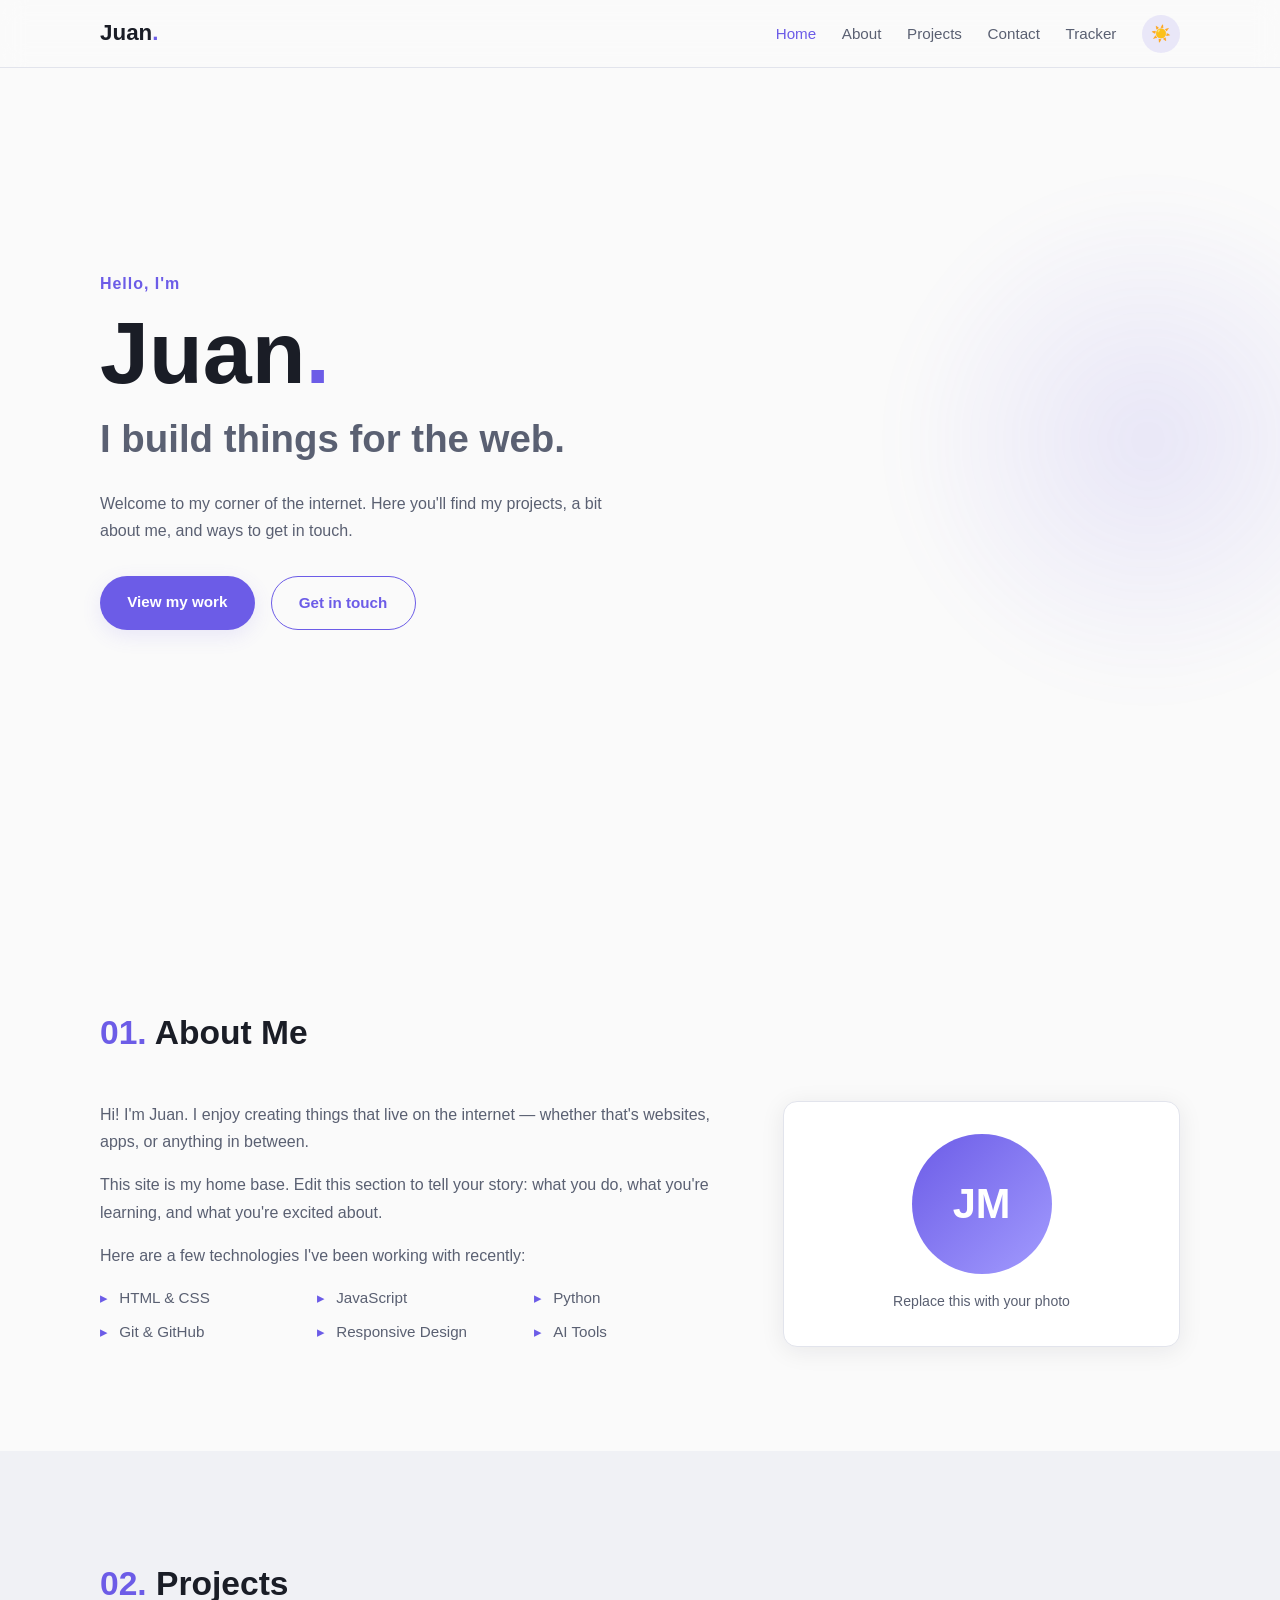
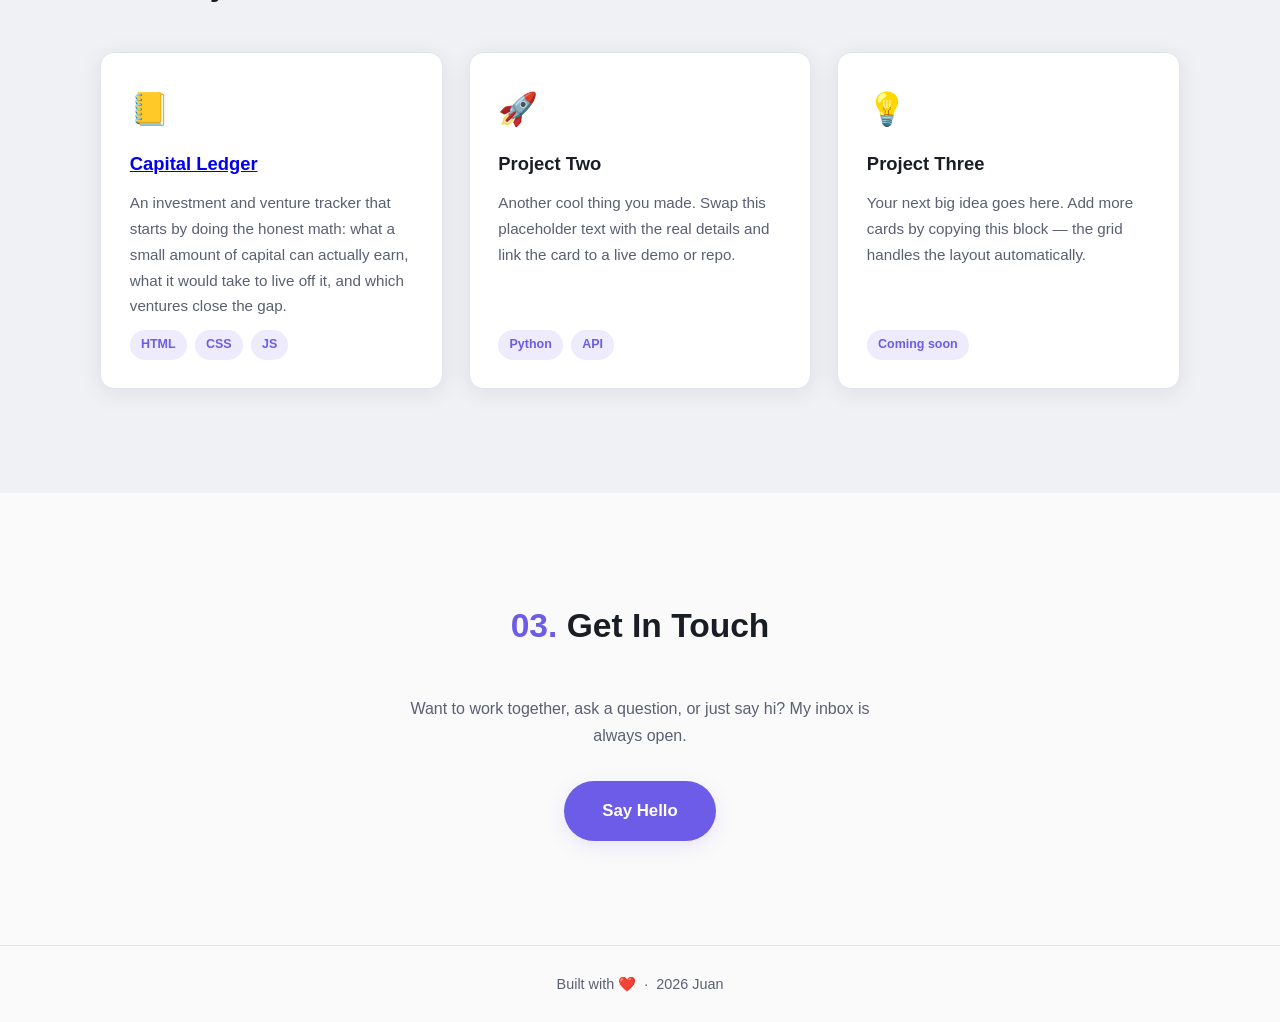
<file: index.html>
<!DOCTYPE html>
<html lang="en">
<head>
  <meta charset="UTF-8">
  <meta name="viewport" content="width=device-width, initial-scale=1.0">
  <meta name="description" content="Personal website — projects, about, and contact.">
  <title>Juan — Personal Site</title>
  <link rel="preconnect" href="https://fonts.googleapis.com">
  <link rel="stylesheet" href="css/style.css">
  <link rel="icon" href="data:image/svg+xml,<svg xmlns='http://www.w3.org/2000/svg' viewBox='0 0 100 100'><text y='.9em' font-size='90'>🌐</text></svg>">
</head>
<body>
  <header class="site-header">
    <nav class="nav container">
      <a href="#home" class="nav-logo">Juan<span class="accent">.</span></a>
      <button class="nav-toggle" aria-label="Toggle navigation" aria-expanded="false">
        <span></span><span></span><span></span>
      </button>
      <ul class="nav-menu">
        <li><a href="#home" class="nav-link active">Home</a></li>
        <li><a href="#about" class="nav-link">About</a></li>
        <li><a href="#projects" class="nav-link">Projects</a></li>
        <li><a href="#contact" class="nav-link">Contact</a></li>
        <li><a href="tracker.html" class="nav-link">Tracker</a></li>
        <li>
          <button class="theme-toggle" aria-label="Toggle dark mode">
            <span class="theme-icon-light">☀️</span>
            <span class="theme-icon-dark">🌙</span>
          </button>
        </li>
      </ul>
    </nav>
  </header>

  <main>
    <section id="home" class="hero">
      <div class="container hero-inner">
        <p class="hero-kicker">Hello, I'm</p>
        <h1 class="hero-title">Juan<span class="accent">.</span></h1>
        <p class="hero-subtitle">I build things for the web.</p>
        <p class="hero-text">
          Welcome to my corner of the internet. Here you'll find my projects,
          a bit about me, and ways to get in touch.
        </p>
        <div class="hero-actions">
          <a href="#projects" class="btn btn-primary">View my work</a>
          <a href="#contact" class="btn btn-outline">Get in touch</a>
        </div>
      </div>
      <div class="hero-glow" aria-hidden="true"></div>
    </section>

    <section id="about" class="section">
      <div class="container">
        <h2 class="section-title"><span class="accent">01.</span> About Me</h2>
        <div class="about-grid">
          <div class="about-text">
            <p>
              Hi! I'm Juan. I enjoy creating things that live on the internet —
              whether that's websites, apps, or anything in between.
            </p>
            <p>
              This site is my home base. Edit this section to tell your story:
              what you do, what you're learning, and what you're excited about.
            </p>
            <p>Here are a few technologies I've been working with recently:</p>
            <ul class="skills-list">
              <li>HTML &amp; CSS</li>
              <li>JavaScript</li>
              <li>Python</li>
              <li>Git &amp; GitHub</li>
              <li>Responsive Design</li>
              <li>AI Tools</li>
            </ul>
          </div>
          <div class="about-card">
            <div class="about-avatar" aria-hidden="true">JM</div>
            <p class="about-card-caption">Replace this with your photo</p>
          </div>
        </div>
      </div>
    </section>

    <section id="projects" class="section section-alt">
      <div class="container">
        <h2 class="section-title"><span class="accent">02.</span> Projects</h2>
        <div class="projects-grid">
          <article class="project-card">
            <div class="project-icon">📒</div>
            <h3><a href="tracker.html">Capital Ledger</a></h3>
            <p>
              An investment and venture tracker that starts by doing the honest
              math: what a small amount of capital can actually earn, what it
              would take to live off it, and which ventures close the gap.
            </p>
            <div class="project-tags">
              <span>HTML</span><span>CSS</span><span>JS</span>
            </div>
          </article>
          <article class="project-card">
            <div class="project-icon">🚀</div>
            <h3>Project Two</h3>
            <p>
              Another cool thing you made. Swap this placeholder text with the
              real details and link the card to a live demo or repo.
            </p>
            <div class="project-tags">
              <span>Python</span><span>API</span>
            </div>
          </article>
          <article class="project-card">
            <div class="project-icon">💡</div>
            <h3>Project Three</h3>
            <p>
              Your next big idea goes here. Add more cards by copying this
              block — the grid handles the layout automatically.
            </p>
            <div class="project-tags">
              <span>Coming soon</span>
            </div>
          </article>
        </div>
      </div>
    </section>

    <section id="contact" class="section">
      <div class="container contact-inner">
        <h2 class="section-title centered"><span class="accent">03.</span> Get In Touch</h2>
        <p class="contact-text">
          Want to work together, ask a question, or just say hi?
          My inbox is always open.
        </p>
        <a href="mailto:juanmen1423@gmail.com" class="btn btn-primary btn-lg">Say Hello</a>
      </div>
    </section>
  </main>

  <footer class="site-footer">
    <div class="container">
      <p>Built with ❤️ &nbsp;·&nbsp; <span id="year"></span> Juan</p>
    </div>
  </footer>

  <script src="js/main.js"></script>
</body>
</html>
</file>
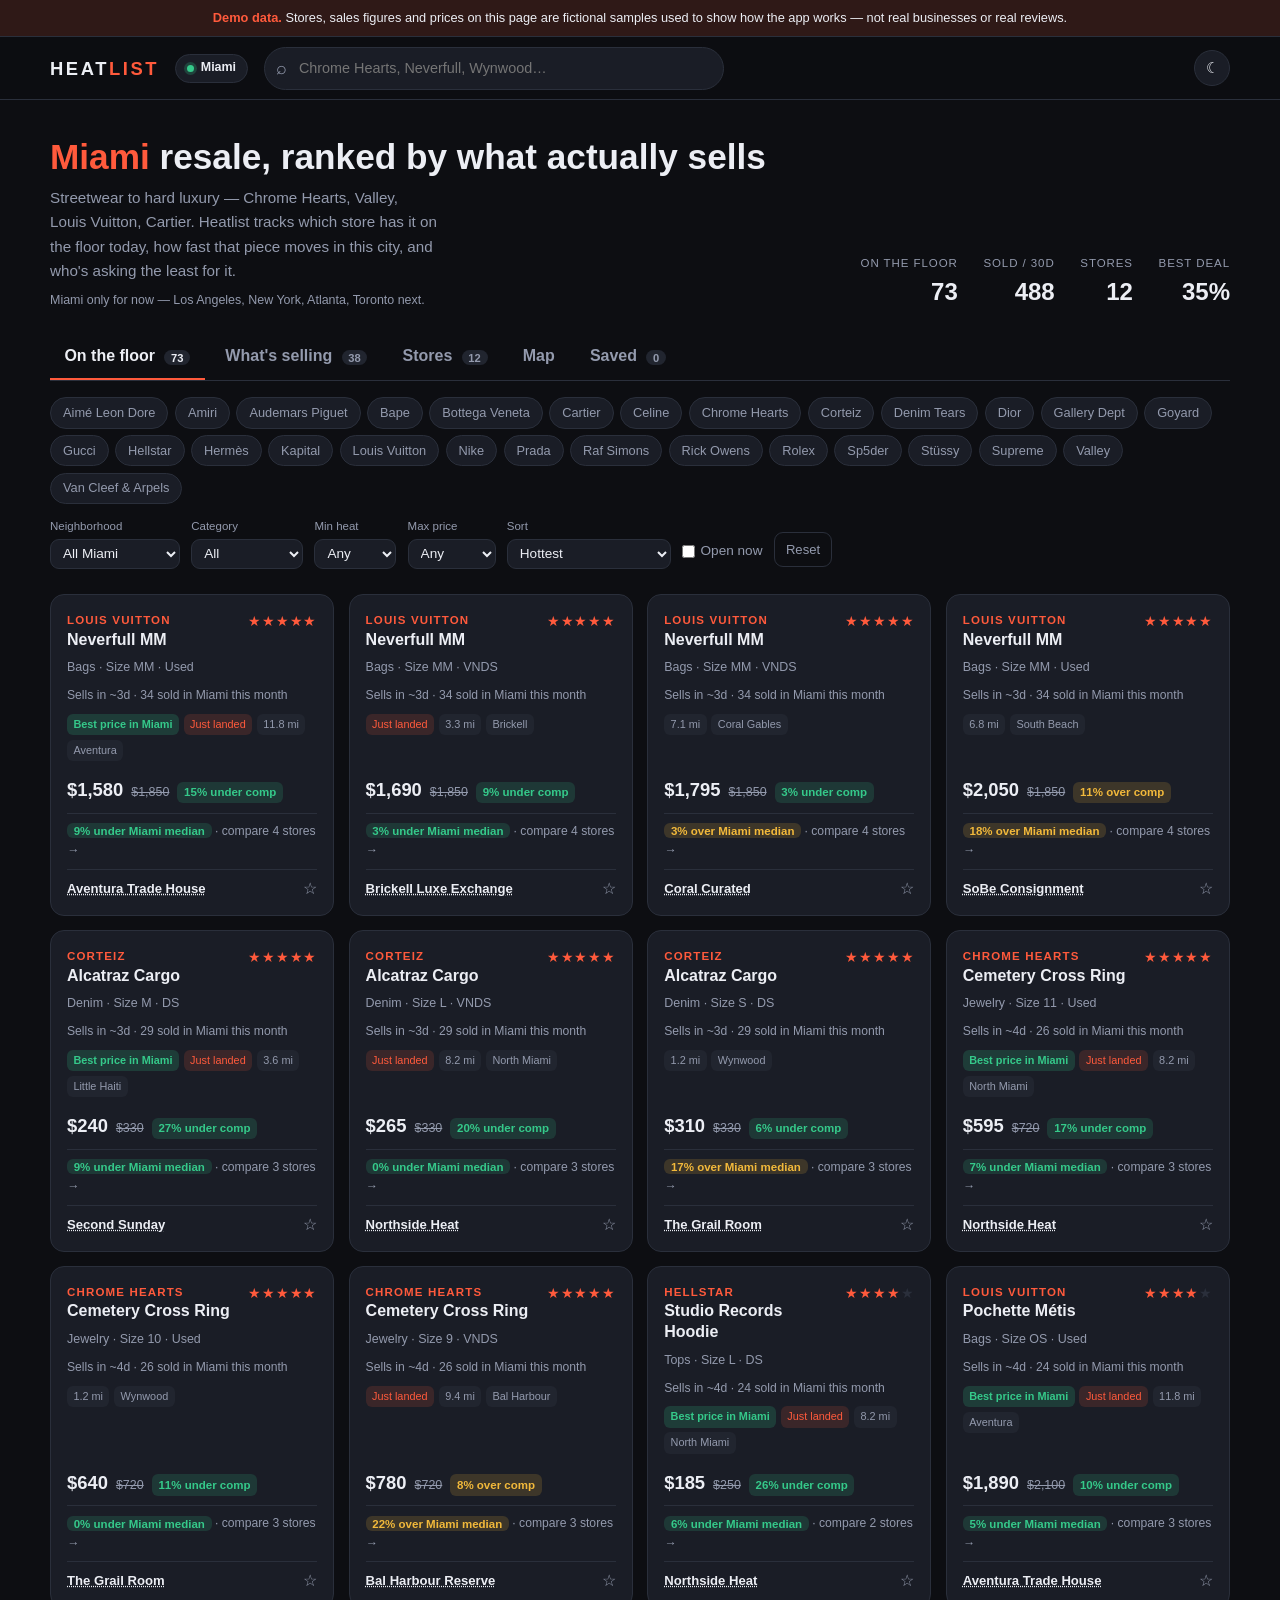
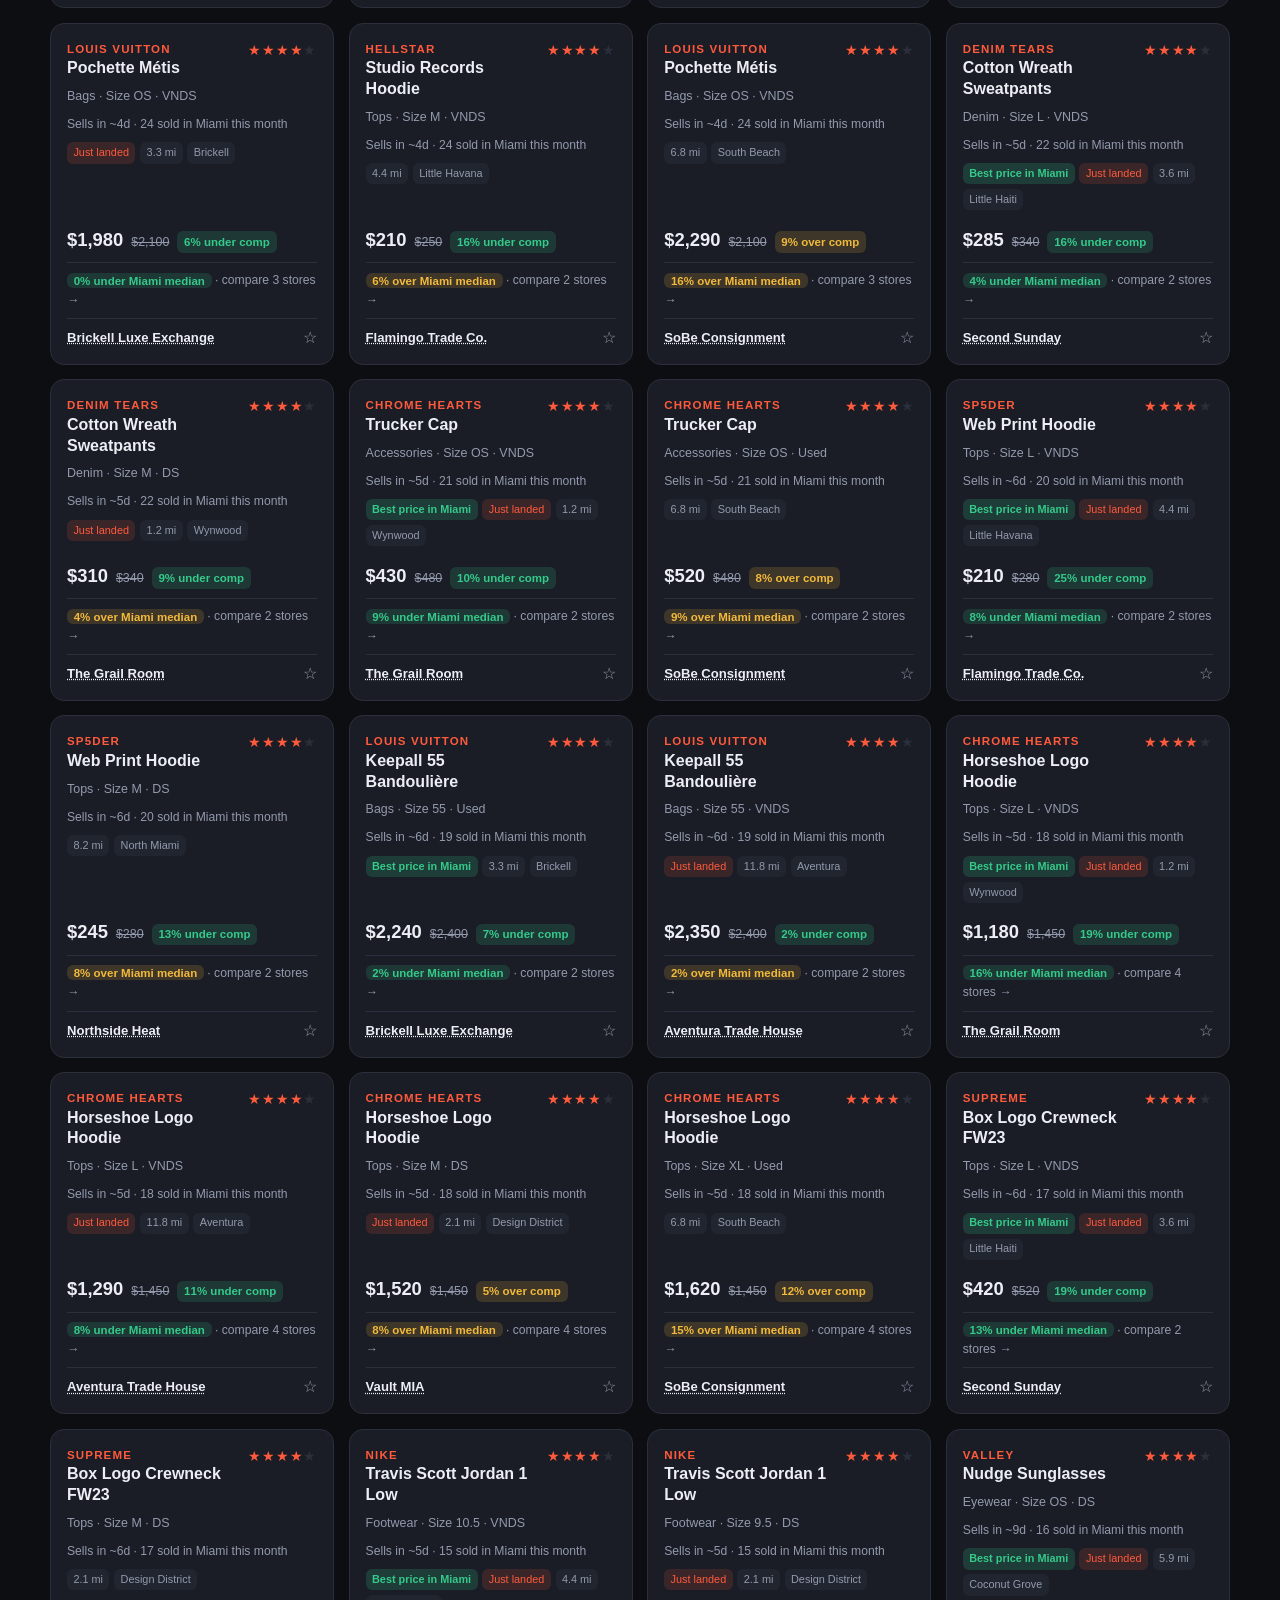
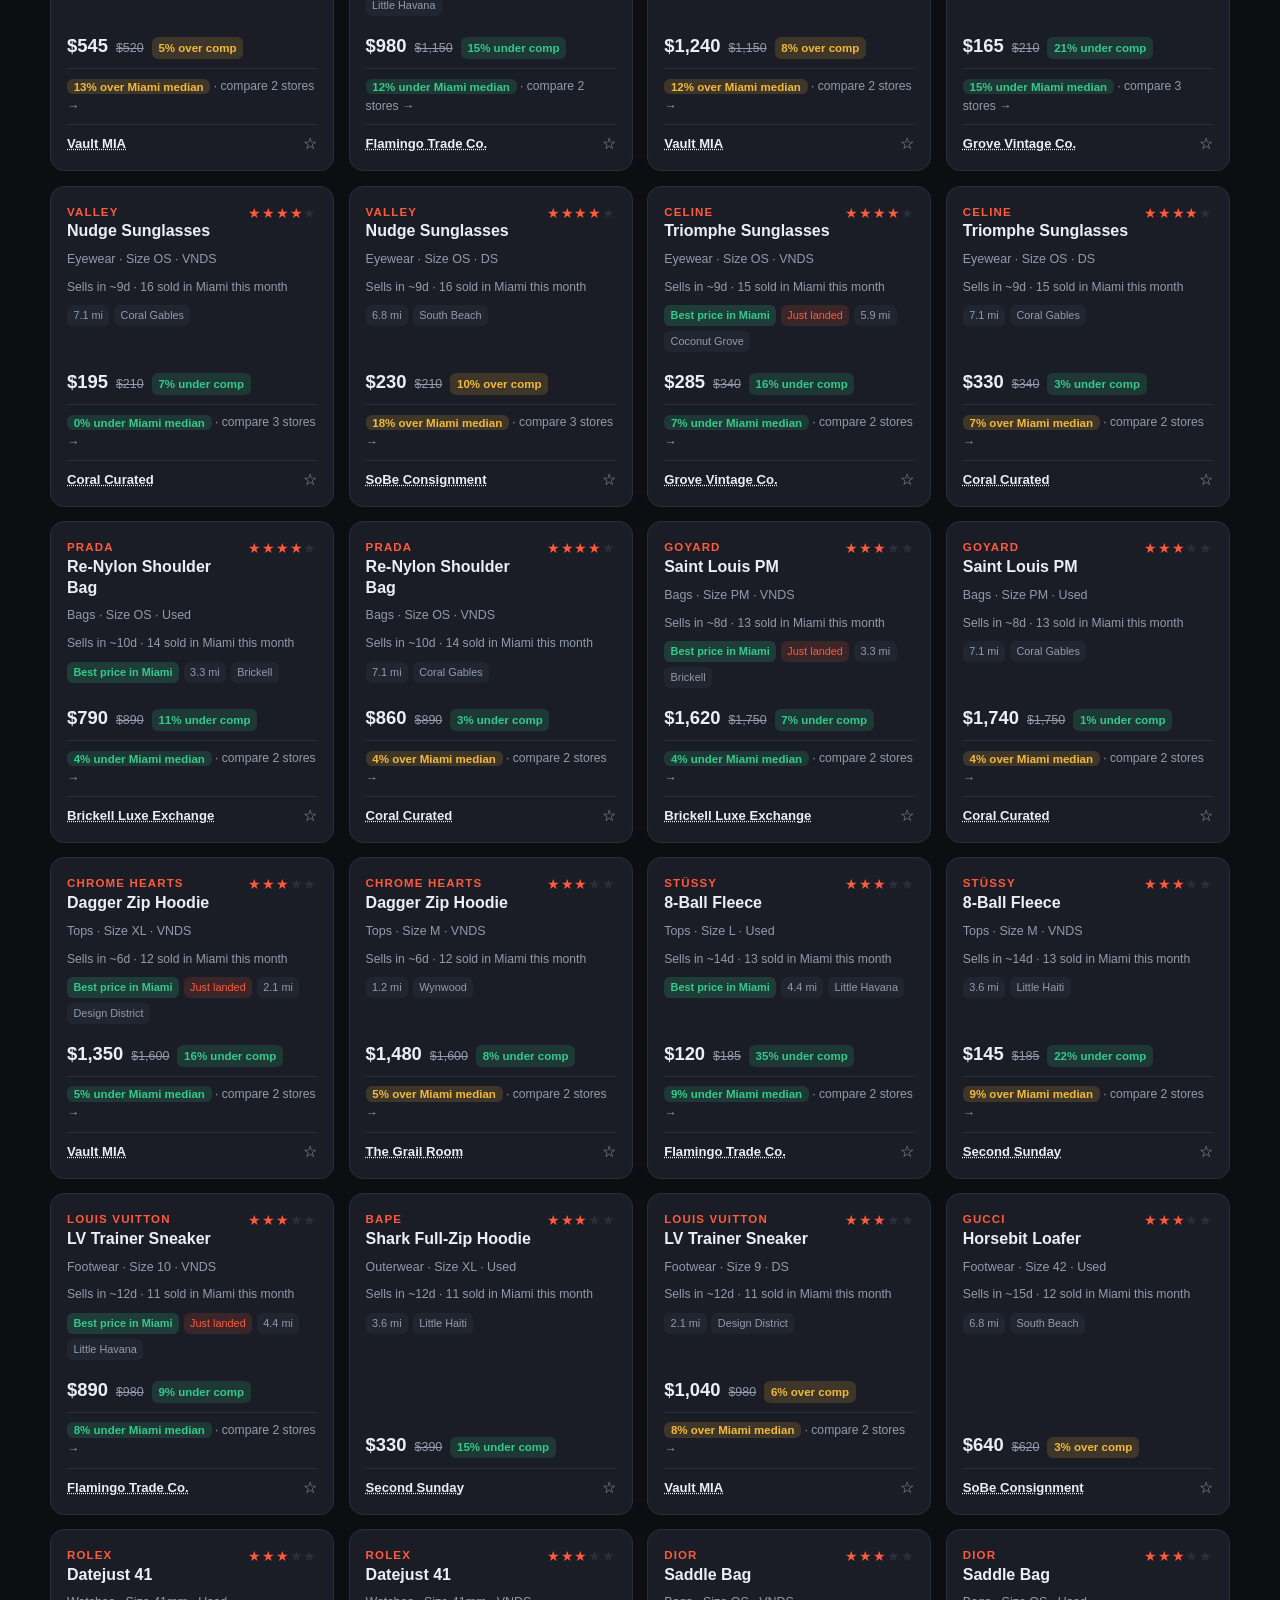
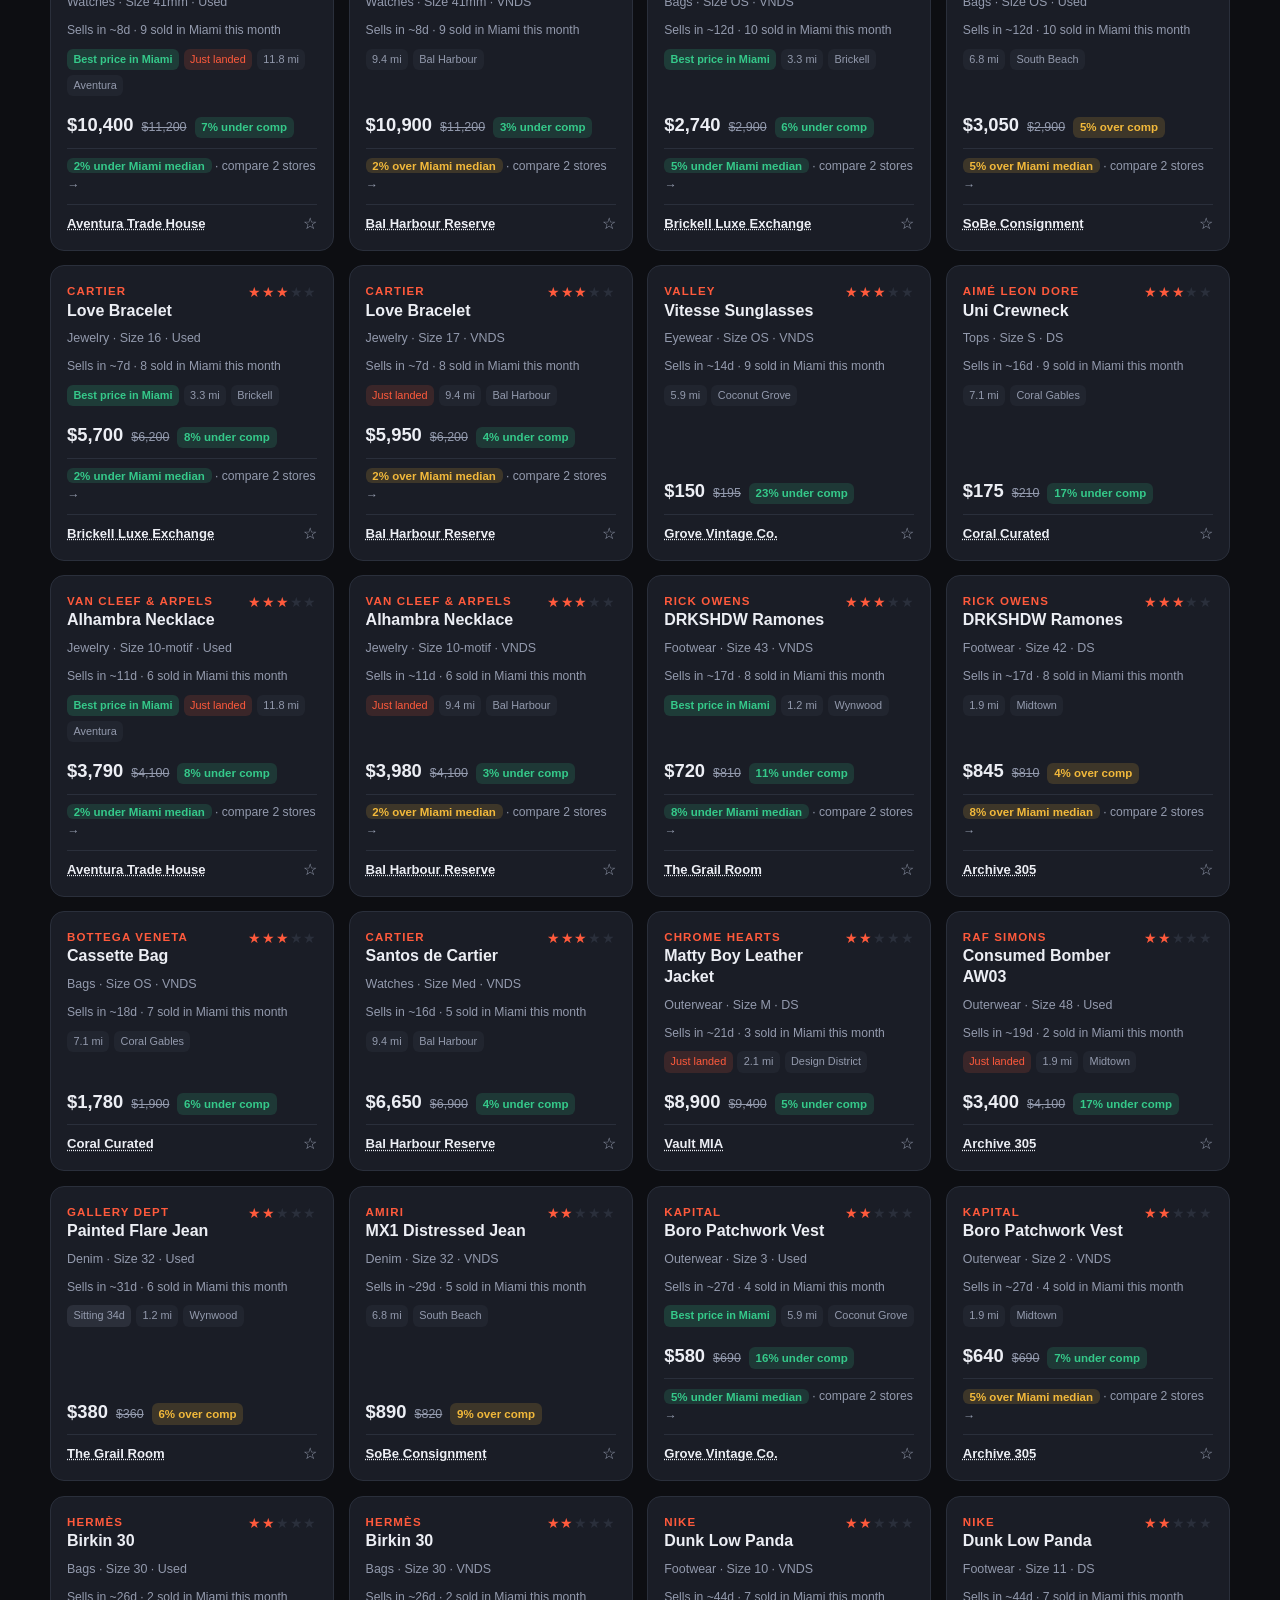
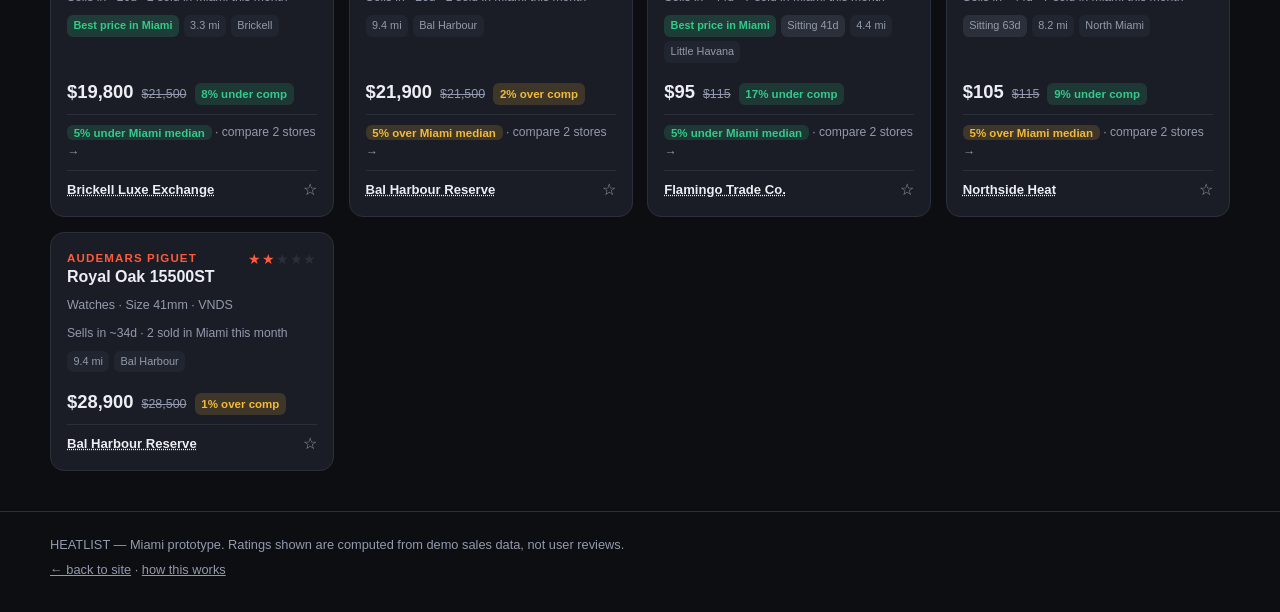
<file: heatlist/index.html>
<!DOCTYPE html>
<html lang="en">
<head>
  <meta charset="UTF-8">
  <meta name="viewport" content="width=device-width, initial-scale=1.0">
  <meta name="description" content="Miami resale, ranked. Which store has the heat, who sells it fastest, and who's asking the least — Chrome Hearts to Louis Vuitton.">
  <title>HEATLIST Miami — resale stores, ranked by what sells</title>
  <link rel="stylesheet" href="css/heatlist.css">
  <link rel="icon" href="data:image/svg+xml,<svg xmlns='http://www.w3.org/2000/svg' viewBox='0 0 100 100'><text y='.9em' font-size='90'>🔥</text></svg>">
</head>
<body>

<div class="demo-banner" role="note">
  <strong>Demo data.</strong> Stores, sales figures and prices on this page are
  fictional samples used to show how the app works — not real businesses or
  real reviews.
</div>

<header class="app-header">
  <div class="wrap header-inner">
    <a class="logo" href="#">HEAT<span>LIST</span></a>
    <span class="city-chip" title="Launch market">
      <span class="pip" aria-hidden="true"></span><span id="city-name">Miami</span>
    </span>
    <div class="search-box">
      <span class="search-icon" aria-hidden="true">⌕</span>
      <input id="search" type="search" placeholder="Chrome Hearts, Neverfull, Wynwood…" autocomplete="off" aria-label="Search">
    </div>
    <button class="icon-btn" id="theme-toggle" aria-label="Toggle dark mode">
      <span class="ico-light">☀</span><span class="ico-dark">☾</span>
    </button>
  </div>
</header>

<main class="wrap">

  <section class="hero-strip">
    <div>
      <h1><span class="city">Miami</span> resale, ranked by what actually sells</h1>
      <p class="sub">
        Streetwear to hard luxury — Chrome Hearts, Valley, Louis Vuitton,
        Cartier. Heatlist tracks which store has it on the floor today, how fast
        that piece moves in this city, and who's asking the least for it.
      </p>
      <p class="city-note" id="city-note"></p>
    </div>
    <dl class="stats" id="stats"></dl>
  </section>

  <nav class="tabs" role="tablist">
    <button class="tab active" role="tab" aria-selected="true" data-view="items">On the floor <span class="count" id="count-items"></span></button>
    <button class="tab" role="tab" aria-selected="false" data-view="compare">What's selling <span class="count" id="count-compare"></span></button>
    <button class="tab" role="tab" aria-selected="false" data-view="stores">Stores <span class="count" id="count-stores"></span></button>
    <button class="tab" role="tab" aria-selected="false" data-view="map">Map</button>
    <button class="tab" role="tab" aria-selected="false" data-view="saved">Saved <span class="count" id="count-saved"></span></button>
  </nav>

  <section class="filters" id="filters">
    <div class="chip-row" id="brand-chips" aria-label="Filter by brand"></div>
    <div class="control-row">
      <label class="ctl">
        <span>Neighborhood</span>
        <select id="f-hood"></select>
      </label>
      <label class="ctl">
        <span>Category</span>
        <select id="f-cat"></select>
      </label>
      <label class="ctl">
        <span>Min heat</span>
        <select id="f-heat">
          <option value="0">Any</option>
          <option value="3">3★ +</option>
          <option value="4">4★ +</option>
          <option value="4.5">4.5★ +</option>
        </select>
      </label>
      <label class="ctl">
        <span>Max price</span>
        <select id="f-price">
          <option value="0">Any</option>
          <option value="250">$250</option><option value="500">$500</option>
          <option value="1000">$1,000</option><option value="2500">$2,500</option>
          <option value="10000">$10,000</option>
        </select>
      </label>
      <label class="ctl">
        <span>Sort</span>
        <select id="f-sort">
          <option value="heat">Hottest</option>
          <option value="under">Under Miami median</option>
          <option value="deal">Best vs. comp</option>
          <option value="fresh">Just landed</option>
          <option value="near">Closest</option>
          <option value="cheap">Price: low to high</option>
        </select>
      </label>
      <label class="ctl toggle">
        <input type="checkbox" id="f-open"> <span>Open now</span>
      </label>
      <button class="btn-ghost" id="reset">Reset</button>
    </div>
  </section>

  <div id="view-items" class="view"><div class="grid" id="items-grid"></div></div>

  <div id="view-compare" class="view" hidden>
    <p class="view-intro">
      Ranked by units sold across tracked Miami stores in the last 30 days and
      how fast each piece clears a floor. Tap a row to see every store carrying
      it, cheapest first.
    </p>
    <div class="rank-list" id="compare-list"></div>
  </div>

  <div id="view-stores" class="view" hidden><div class="grid stores" id="stores-grid"></div></div>

  <div id="view-map" class="view" hidden>
    <div class="map-shell">
      <div class="map" id="map">
        <svg class="map-bg" viewBox="0 0 100 100" preserveAspectRatio="none" aria-hidden="true">
          <defs>
            <pattern id="g" width="10" height="10" patternUnits="userSpaceOnUse">
              <path d="M10 0H0V10" fill="none" stroke="currentColor" stroke-width="0.3"/>
            </pattern>
          </defs>
          <rect width="100" height="100" fill="url(#g)"/>
          <!-- Biscayne Bay, then the barrier island, then the Atlantic -->
          <path class="water" d="M62 0 C66 22, 60 40, 64 58 C68 76, 62 88, 65 100 L78 100 C75 86, 80 70, 77 56 C73 38, 79 20, 75 0 Z"/>
          <path class="water" d="M92 0 C90 30, 94 62, 91 100 L100 100 L100 0 Z"/>
          <path class="road" d="M0 46 H62 M40 0 V100 M78 8 V96"/>
        </svg>
        <div id="pins"></div>
      </div>
      <aside class="map-side" id="map-side"></aside>
    </div>
  </div>

  <div id="view-saved" class="view" hidden><div class="grid" id="saved-grid"></div></div>

  <p class="empty" id="empty" hidden>Nothing matches those filters. Loosen one up.</p>
</main>

<footer class="app-footer">
  <div class="wrap">
    <p>HEATLIST — Miami prototype. Ratings shown are computed from demo sales data, not user reviews.</p>
    <p><a href="../index.html">← back to site</a> · <a href="README.md">how this works</a></p>
  </div>
</footer>

<div class="sheet-backdrop" id="backdrop" hidden></div>
<aside class="sheet" id="sheet" hidden aria-label="Details"></aside>

<script src="js/data.js"></script>
<script src="js/app.js"></script>
</body>
</html>
</file>
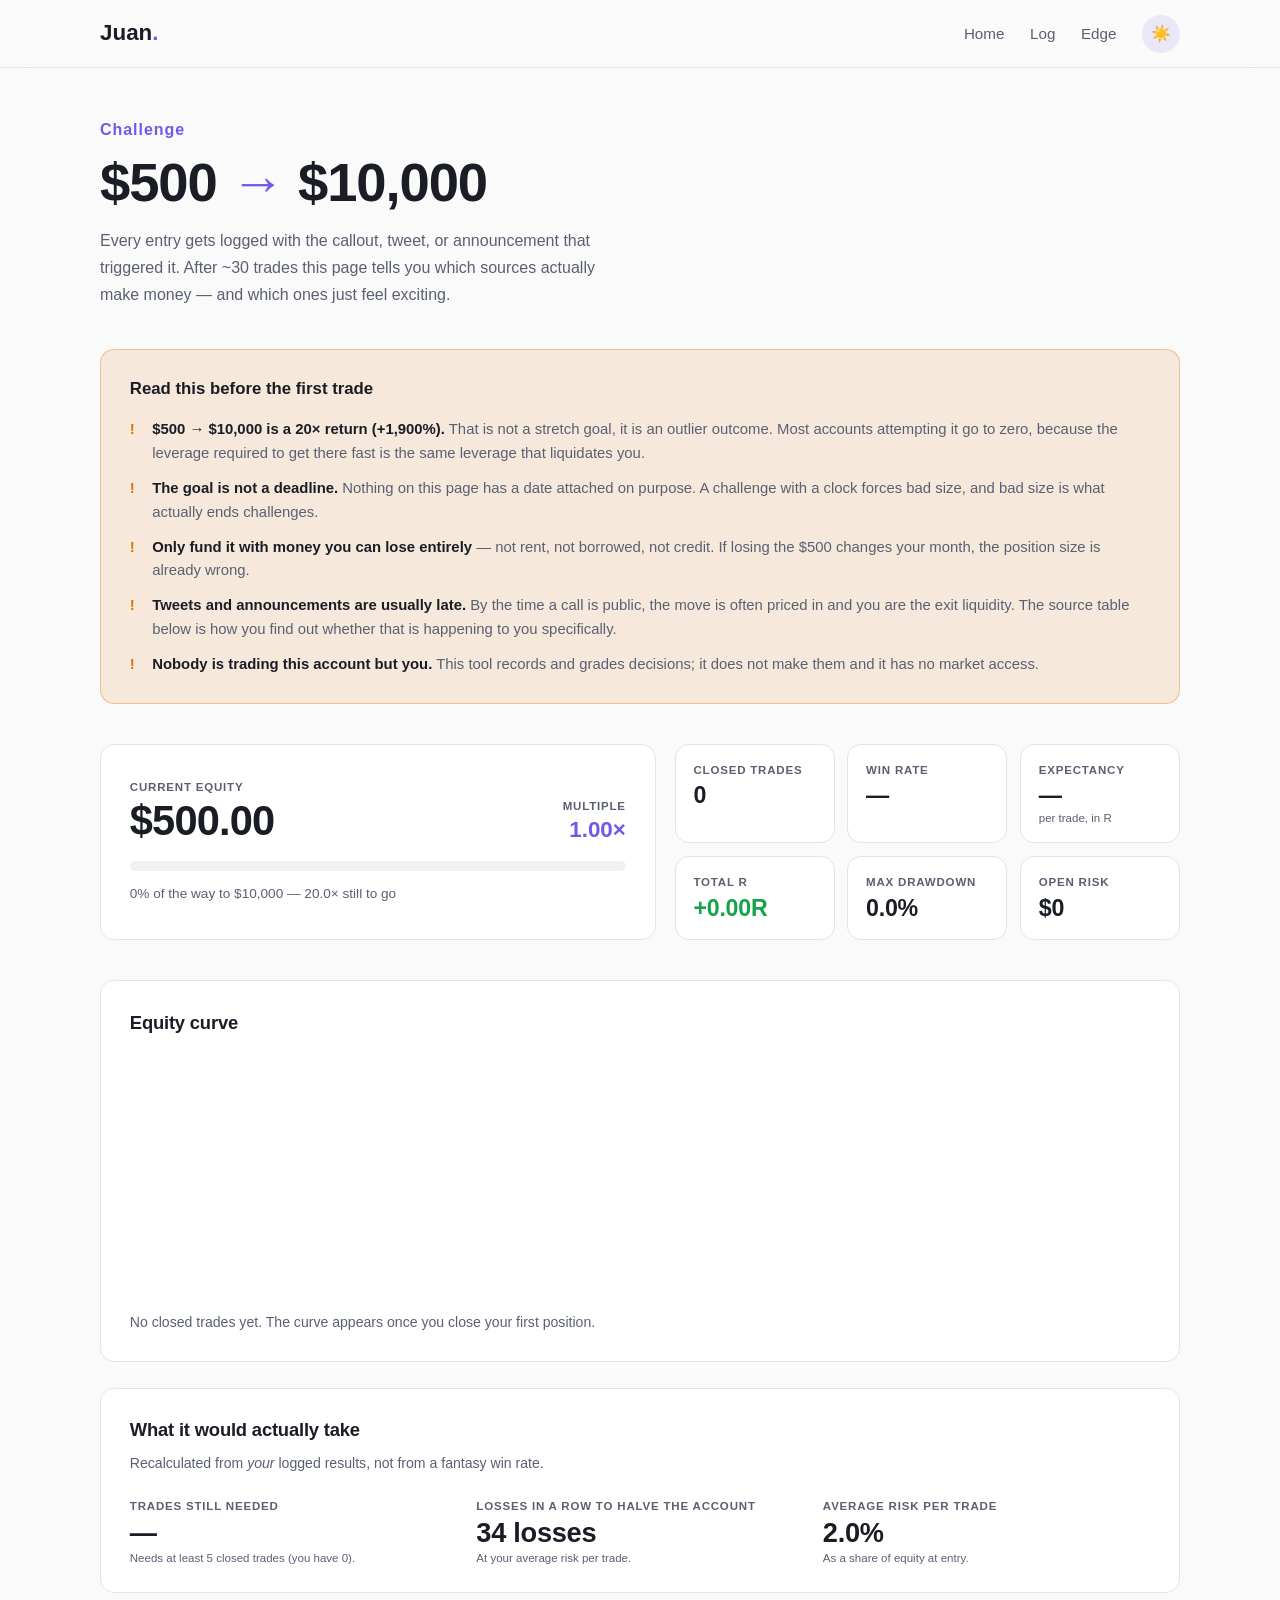
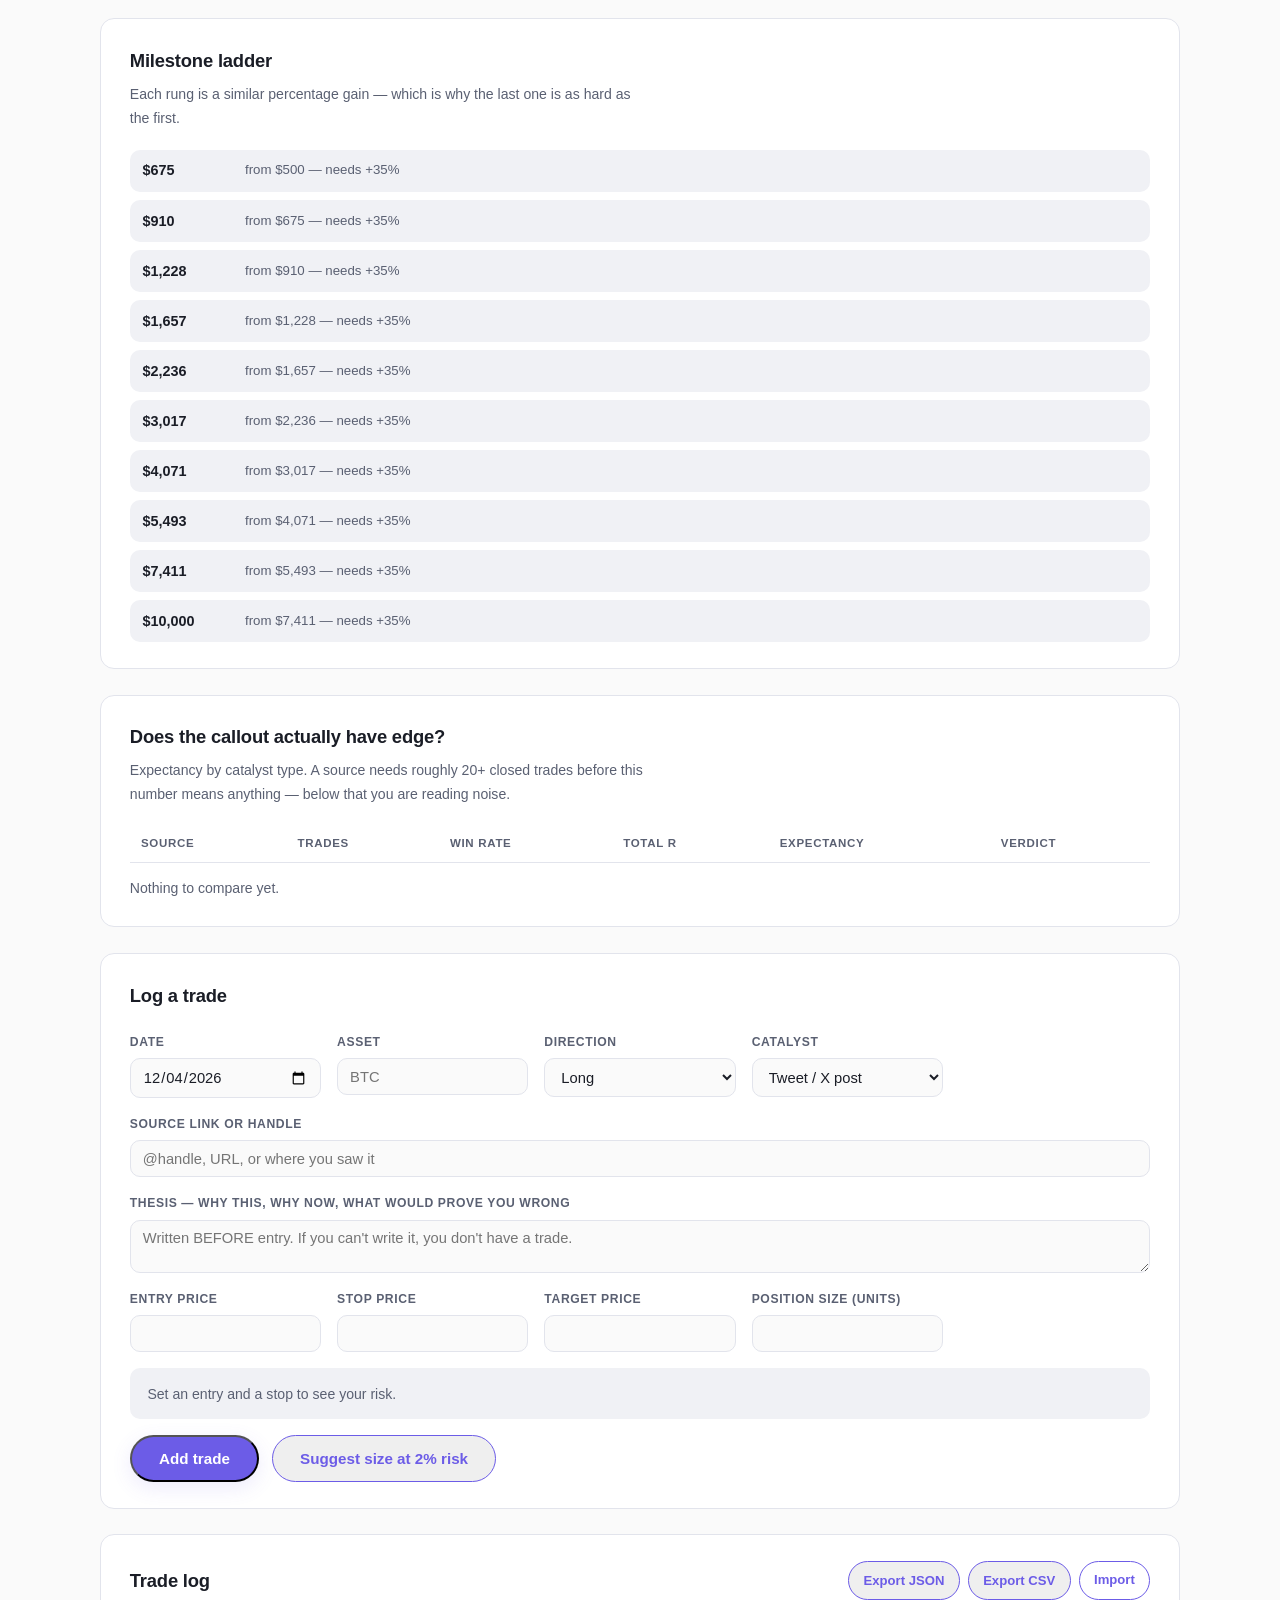
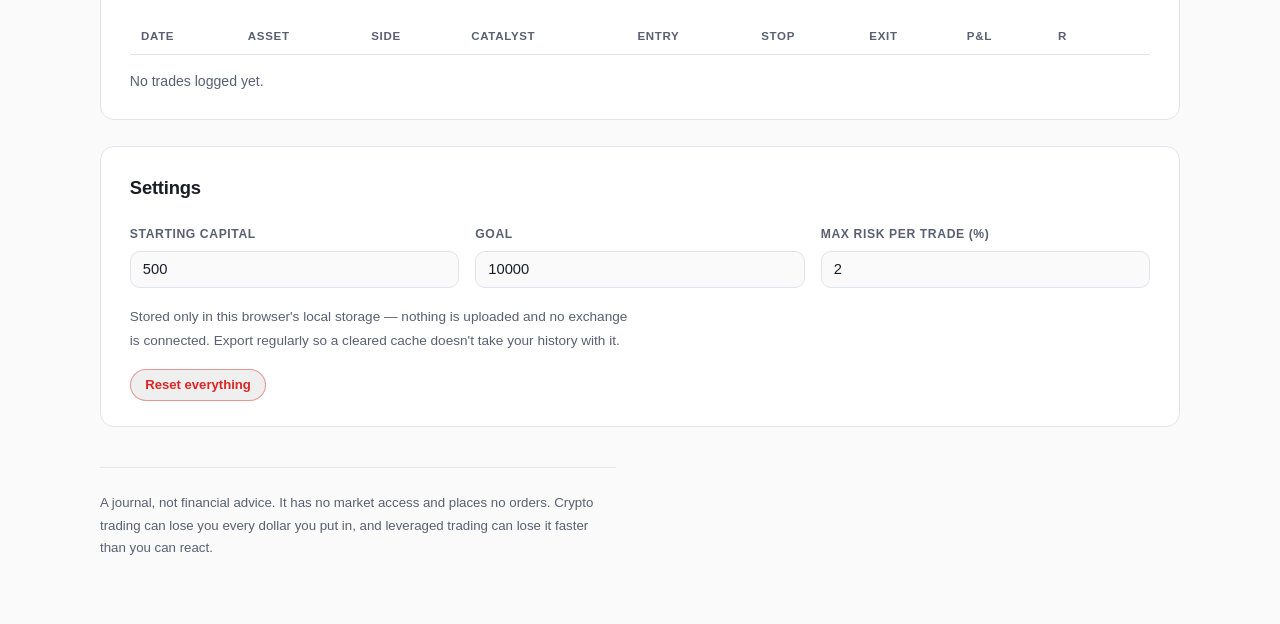
<file: challenge.html>
<!DOCTYPE html>
<html lang="en">
<head>
  <meta charset="UTF-8">
  <meta name="viewport" content="width=device-width, initial-scale=1.0">
  <meta name="description" content="A disciplined trade journal for a $500 to $10,000 crypto challenge — logs the catalyst behind every entry and measures whether it actually had edge.">
  <title>Challenge Tracker — $500 → $10,000</title>
  <link rel="stylesheet" href="css/style.css">
  <link rel="stylesheet" href="css/challenge.css">
  <link rel="icon" href="data:image/svg+xml,<svg xmlns='http://www.w3.org/2000/svg' viewBox='0 0 100 100'><text y='.9em' font-size='90'>📈</text></svg>">
</head>
<body>
  <header class="site-header">
    <nav class="nav container">
      <a href="index.html" class="nav-logo">Juan<span class="accent">.</span></a>
      <ul class="nav-menu">
        <li><a href="index.html" class="nav-link">Home</a></li>
        <li><a href="#log" class="nav-link">Log</a></li>
        <li><a href="#edge" class="nav-link">Edge</a></li>
        <li>
          <button class="theme-toggle" aria-label="Toggle dark mode">
            <span class="theme-icon-light">☀️</span>
            <span class="theme-icon-dark">🌙</span>
          </button>
        </li>
      </ul>
    </nav>
  </header>

  <main class="container tracker">

    <section class="tracker-head">
      <p class="hero-kicker">Challenge</p>
      <h1 class="tracker-title">$500 <span class="accent">→</span> $10,000</h1>
      <p class="tracker-sub">
        Every entry gets logged with the callout, tweet, or announcement that
        triggered it. After ~30 trades this page tells you which sources
        actually make money — and which ones just feel exciting.
      </p>
    </section>

    <!-- ---------- Reality check ---------- -->
    <section class="reality" id="reality">
      <h2>Read this before the first trade</h2>
      <ul>
        <li><strong>$500 → $10,000 is a 20&times; return (+1,900%).</strong> That is not a
          stretch goal, it is an outlier outcome. Most accounts attempting it
          go to zero, because the leverage required to get there fast is the
          same leverage that liquidates you.</li>
        <li><strong>The goal is not a deadline.</strong> Nothing on this page has a
          date attached on purpose. A challenge with a clock forces bad
          size, and bad size is what actually ends challenges.</li>
        <li><strong>Only fund it with money you can lose entirely</strong> —
          not rent, not borrowed, not credit. If losing the $500 changes your
          month, the position size is already wrong.</li>
        <li><strong>Tweets and announcements are usually late.</strong> By the time a
          call is public, the move is often priced in and you are the exit
          liquidity. The source table below is how you find out whether that
          is happening to you specifically.</li>
        <li><strong>Nobody is trading this account but you.</strong> This tool records
          and grades decisions; it does not make them and it has no market
          access.</li>
      </ul>
    </section>

    <!-- ---------- Scoreboard ---------- -->
    <section class="scoreboard">
      <div class="progress-card">
        <div class="progress-top">
          <div>
            <p class="stat-label">Current equity</p>
            <p class="equity" id="equity">$500.00</p>
          </div>
          <div class="progress-right">
            <p class="stat-label">Multiple</p>
            <p class="multiple" id="multiple">1.00&times;</p>
          </div>
        </div>
        <div class="progress-bar"><div class="progress-fill" id="progressFill"></div></div>
        <p class="progress-note" id="progressNote">0% of the way there</p>
      </div>

      <div class="stat-grid">
        <div class="stat"><p class="stat-label">Closed trades</p><p class="stat-value" id="statTrades">0</p></div>
        <div class="stat"><p class="stat-label">Win rate</p><p class="stat-value" id="statWin">—</p></div>
        <div class="stat"><p class="stat-label">Expectancy</p><p class="stat-value" id="statExp">—</p><p class="stat-hint">per trade, in R</p></div>
        <div class="stat"><p class="stat-label">Total R</p><p class="stat-value" id="statR">0.0R</p></div>
        <div class="stat"><p class="stat-label">Max drawdown</p><p class="stat-value" id="statDD">0%</p></div>
        <div class="stat"><p class="stat-label">Open risk</p><p class="stat-value" id="statOpenRisk">$0</p></div>
      </div>
    </section>

    <!-- ---------- Equity curve ---------- -->
    <section class="panel">
      <h2 class="panel-title">Equity curve</h2>
      <div class="curve-wrap"><svg id="curve" viewBox="0 0 800 240" preserveAspectRatio="none" role="img" aria-label="Equity curve across closed trades"></svg></div>
      <p class="empty-note" id="curveEmpty">No closed trades yet. The curve appears once you close your first position.</p>
    </section>

    <!-- ---------- The honest math ---------- -->
    <section class="panel math-panel">
      <h2 class="panel-title">What it would actually take</h2>
      <p class="panel-sub">Recalculated from <em>your</em> logged results, not from a fantasy win rate.</p>
      <div class="math-grid">
        <div class="math-cell">
          <p class="stat-label">Trades still needed</p>
          <p class="math-value" id="mathTrades">—</p>
          <p class="stat-hint" id="mathTradesHint">Log some closed trades first.</p>
        </div>
        <div class="math-cell">
          <p class="stat-label">Losses in a row to halve the account</p>
          <p class="math-value" id="mathRuin">—</p>
          <p class="stat-hint">At your average risk per trade.</p>
        </div>
        <div class="math-cell">
          <p class="stat-label">Average risk per trade</p>
          <p class="math-value" id="mathRisk">—</p>
          <p class="stat-hint">As a share of equity at entry.</p>
        </div>
      </div>
    </section>

    <!-- ---------- Milestones ---------- -->
    <section class="panel">
      <h2 class="panel-title">Milestone ladder</h2>
      <p class="panel-sub">Each rung is a similar percentage gain — which is why the last one is as hard as the first.</p>
      <ul class="milestones" id="milestones"></ul>
    </section>

    <!-- ---------- Source edge ---------- -->
    <section class="panel" id="edge">
      <h2 class="panel-title">Does the callout actually have edge?</h2>
      <p class="panel-sub">
        Expectancy by catalyst type. A source needs roughly 20+ closed trades
        before this number means anything — below that you are reading noise.
      </p>
      <div class="table-wrap">
        <table class="data-table" id="sourceTable">
          <thead>
            <tr><th>Source</th><th>Trades</th><th>Win rate</th><th>Total R</th><th>Expectancy</th><th>Verdict</th></tr>
          </thead>
          <tbody></tbody>
        </table>
      </div>
      <p class="empty-note" id="sourceEmpty">Nothing to compare yet.</p>
    </section>

    <!-- ---------- New trade ---------- -->
    <section class="panel" id="log">
      <h2 class="panel-title">Log a trade</h2>
      <form id="tradeForm" class="trade-form" autocomplete="off">
        <div class="field">
          <label for="f-date">Date</label>
          <input type="date" id="f-date" required>
        </div>
        <div class="field">
          <label for="f-asset">Asset</label>
          <input type="text" id="f-asset" placeholder="BTC" required>
        </div>
        <div class="field">
          <label for="f-side">Direction</label>
          <select id="f-side">
            <option value="long">Long</option>
            <option value="short">Short</option>
          </select>
        </div>
        <div class="field">
          <label for="f-source">Catalyst</label>
          <select id="f-source">
            <option value="tweet">Tweet / X post</option>
            <option value="callout">Callout (group, Discord, TG)</option>
            <option value="announcement">Official announcement</option>
            <option value="listing">Exchange listing</option>
            <option value="onchain">On-chain / flow data</option>
            <option value="technical">Own technical setup</option>
            <option value="other">Other</option>
          </select>
        </div>
        <div class="field field-wide">
          <label for="f-ref">Source link or handle</label>
          <input type="text" id="f-ref" placeholder="@handle, URL, or where you saw it">
        </div>
        <div class="field field-wide">
          <label for="f-thesis">Thesis — why this, why now, what would prove you wrong</label>
          <textarea id="f-thesis" rows="2" placeholder="Written BEFORE entry. If you can't write it, you don't have a trade."></textarea>
        </div>
        <div class="field">
          <label for="f-entry">Entry price</label>
          <input type="number" id="f-entry" step="any" min="0" required>
        </div>
        <div class="field">
          <label for="f-stop">Stop price</label>
          <input type="number" id="f-stop" step="any" min="0" required>
        </div>
        <div class="field">
          <label for="f-target">Target price</label>
          <input type="number" id="f-target" step="any" min="0">
        </div>
        <div class="field">
          <label for="f-size">Position size (units)</label>
          <input type="number" id="f-size" step="any" min="0" required>
        </div>

        <div class="sizer" id="sizer">
          <p class="sizer-line">Set an entry and a stop to see your risk.</p>
        </div>

        <div class="form-actions">
          <button type="submit" class="btn btn-primary">Add trade</button>
          <button type="button" class="btn btn-outline" id="suggestSize">Suggest size at <span id="riskPctLabel">2</span>% risk</button>
        </div>
      </form>
    </section>

    <!-- ---------- Trade log ---------- -->
    <section class="panel">
      <div class="panel-head">
        <h2 class="panel-title">Trade log</h2>
        <div class="panel-tools">
          <button class="btn btn-outline btn-sm" id="exportJson">Export JSON</button>
          <button class="btn btn-outline btn-sm" id="exportCsv">Export CSV</button>
          <label class="btn btn-outline btn-sm file-btn">Import<input type="file" id="importJson" accept="application/json" hidden></label>
        </div>
      </div>
      <div class="table-wrap">
        <table class="data-table" id="tradeTable">
          <thead>
            <tr><th>Date</th><th>Asset</th><th>Side</th><th>Catalyst</th><th>Entry</th><th>Stop</th><th>Exit</th><th>P&amp;L</th><th>R</th><th></th></tr>
          </thead>
          <tbody></tbody>
        </table>
      </div>
      <p class="empty-note" id="tradeEmpty">No trades logged yet.</p>
    </section>

    <!-- ---------- Settings ---------- -->
    <section class="panel settings">
      <h2 class="panel-title">Settings</h2>
      <div class="settings-grid">
        <div class="field">
          <label for="s-start">Starting capital</label>
          <input type="number" id="s-start" step="any" min="1" value="500">
        </div>
        <div class="field">
          <label for="s-goal">Goal</label>
          <input type="number" id="s-goal" step="any" min="1" value="10000">
        </div>
        <div class="field">
          <label for="s-risk">Max risk per trade (%)</label>
          <input type="number" id="s-risk" step="0.1" min="0.1" max="100" value="2">
        </div>
      </div>
      <p class="settings-note">
        Stored only in this browser's local storage — nothing is uploaded and
        no exchange is connected. Export regularly so a cleared cache doesn't
        take your history with it.
      </p>
      <button class="btn btn-outline btn-sm danger" id="resetAll">Reset everything</button>
    </section>

    <footer class="tracker-footer">
      <p>
        A journal, not financial advice. It has no market access and places no
        orders. Crypto trading can lose you every dollar you put in, and
        leveraged trading can lose it faster than you can react.
      </p>
    </footer>
  </main>

  <script src="js/challenge.js"></script>
</body>
</html>
</file>
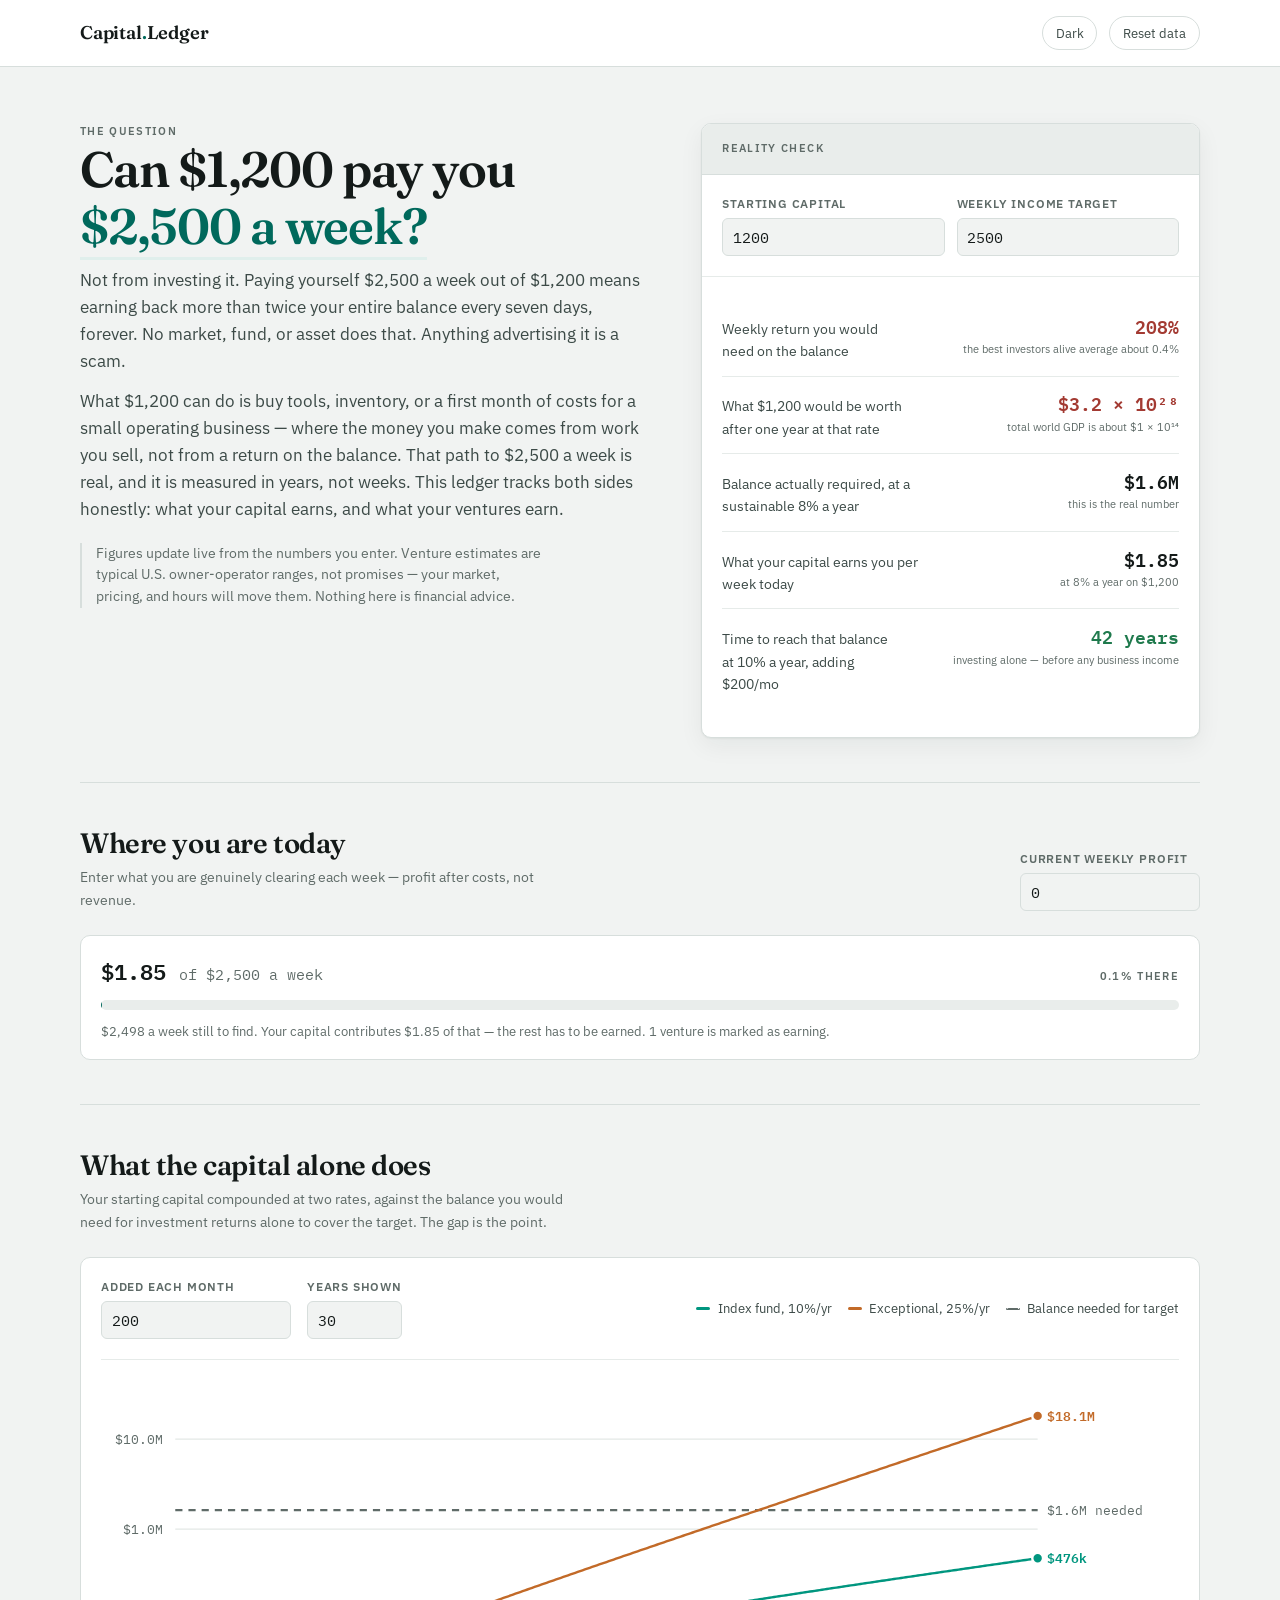
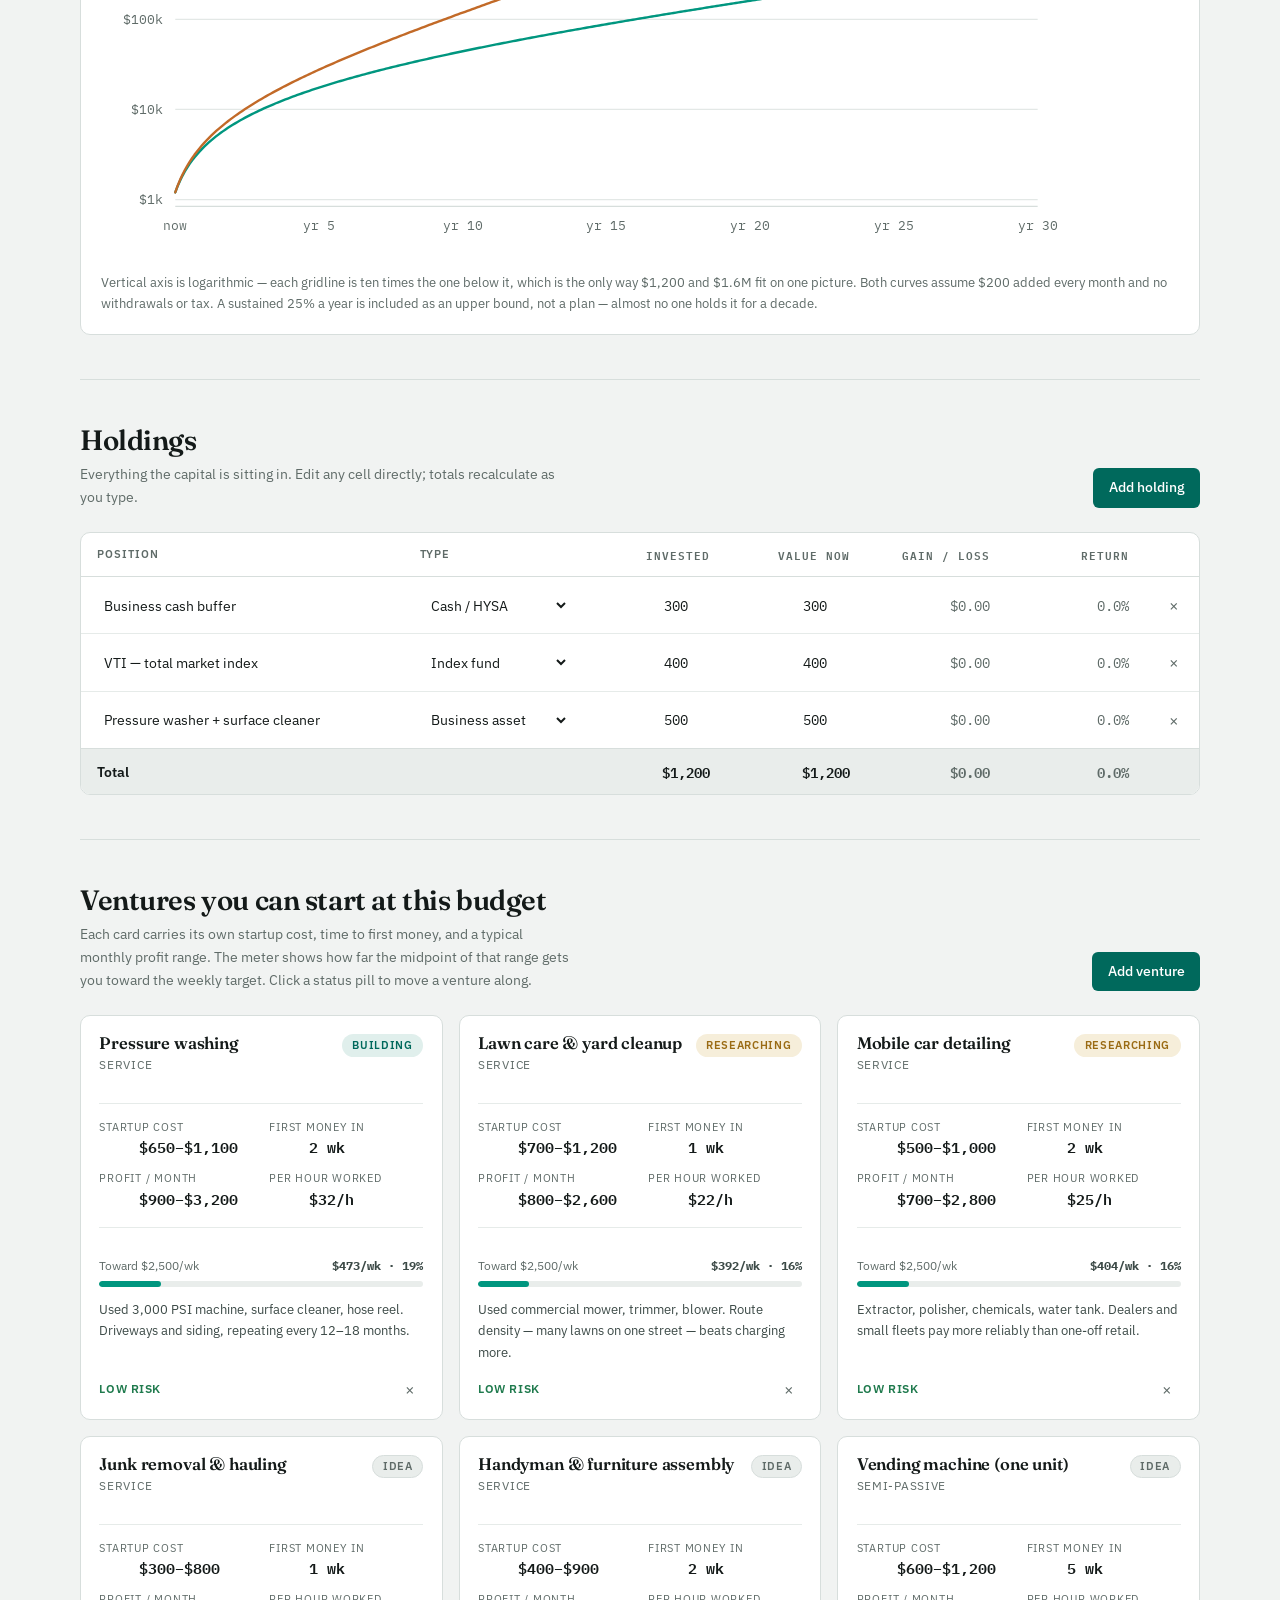
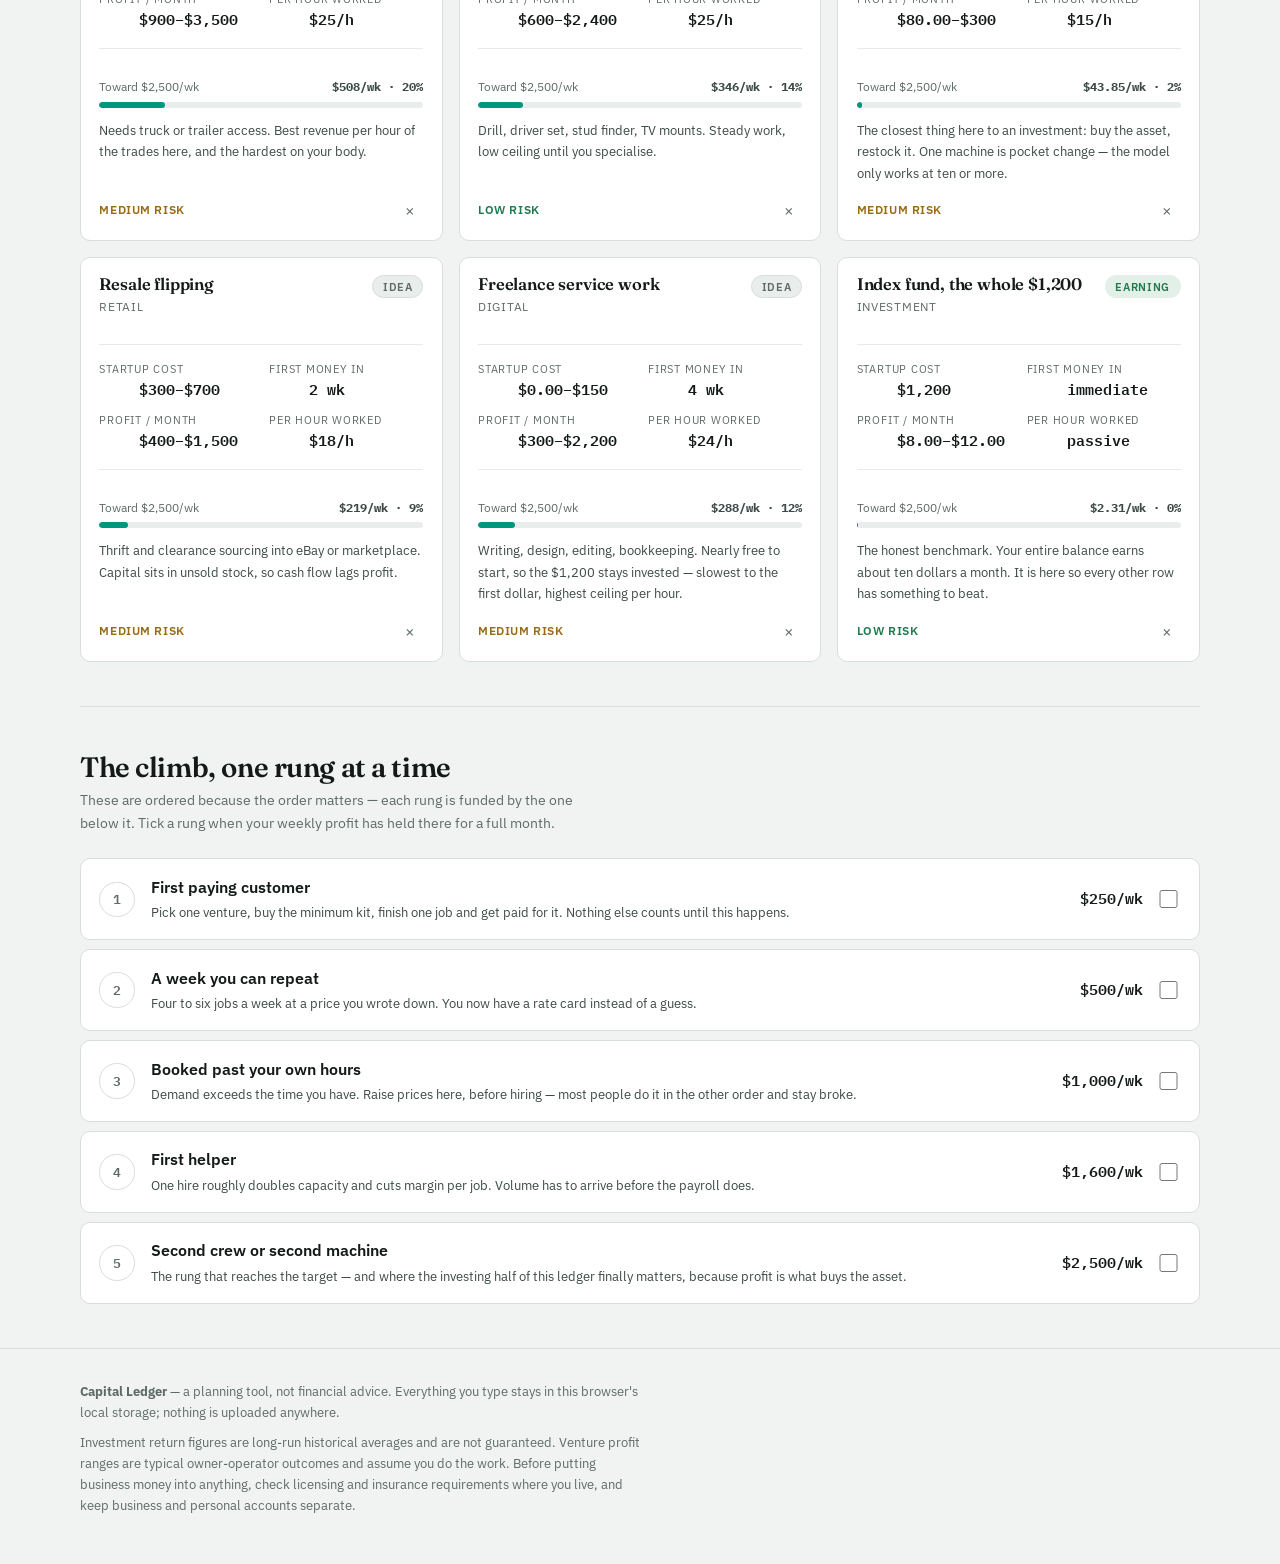
<file: tracker.html>
<!DOCTYPE html>
<html lang="en">
<head>
  <meta charset="UTF-8">
  <meta name="viewport" content="width=device-width, initial-scale=1.0">
  <meta name="description" content="Work out what $1,200 can realistically earn, track what you put it into, and stage the climb to a weekly income target.">
  <title>Capital Ledger</title>
  <link rel="preconnect" href="https://fonts.googleapis.com">
  <link rel="preconnect" href="https://fonts.gstatic.com" crossorigin>
  <link rel="stylesheet" href="https://fonts.googleapis.com/css2?family=Fraunces:opsz,wght@9..144,400;9..144,600;9..144,700&family=IBM+Plex+Mono:wght@400;600&family=IBM+Plex+Sans:wght@400;500;600&display=swap">
  <link rel="stylesheet" href="css/tracker.css">
  <link rel="icon" href="data:image/svg+xml,<svg xmlns='http://www.w3.org/2000/svg' viewBox='0 0 100 100'><text y='.9em' font-size='90'>📒</text></svg>">
</head>
<body>

<header class="masthead">
  <div class="wrap masthead-inner">
    <div class="wordmark">Capital<span>.</span>Ledger</div>
    <div class="masthead-meta">
      <button class="ghost-btn" id="theme-btn" type="button">Dark</button>
      <button class="ghost-btn" id="reset-btn" type="button">Reset data</button>
    </div>
  </div>
</header>

<main>

  <!-- ============ The answer, before anything else ============ -->
  <section class="verdict wrap">
    <div class="verdict-grid">
      <div>
        <p class="eyebrow">The question</p>
        <h1>Can $1,200 pay you <em>$2,500 a week?</em></h1>
        <p class="verdict-lede">
          Not from investing it. Paying yourself $2,500 a week out of $1,200 means
          earning back more than twice your entire balance every seven days, forever.
          No market, fund, or asset does that. Anything advertising it is a scam.
        </p>
        <p class="verdict-lede">
          What $1,200 can do is buy tools, inventory, or a first month of costs for a
          small operating business — where the money you make comes from work you sell,
          not from a return on the balance. That path to $2,500 a week is real, and it
          is measured in years, not weeks. This ledger tracks both sides honestly:
          what your capital earns, and what your ventures earn.
        </p>
        <p class="assumption-note">
          Figures update live from the numbers you enter. Venture estimates are
          typical U.S. owner-operator ranges, not promises — your market, pricing,
          and hours will move them. Nothing here is financial advice.
        </p>
      </div>

      <div class="math-card">
        <div class="math-card-head">
          <p class="eyebrow">Reality check</p>
        </div>
        <div class="math-inputs">
          <div class="field">
            <label for="in-capital">Starting capital</label>
            <input type="number" id="in-capital" min="0" step="50" inputmode="decimal">
          </div>
          <div class="field">
            <label for="in-target">Weekly income target</label>
            <input type="number" id="in-target" min="0" step="50" inputmode="decimal">
          </div>
        </div>
        <dl class="math-rows" id="math-rows"></dl>
      </div>
    </div>
  </section>

  <!-- ============ Where you actually are ============ -->
  <section class="section wrap" id="progress">
    <div class="section-head">
      <div>
        <h2>Where you are today</h2>
        <p>Enter what you are genuinely clearing each week — profit after costs, not revenue.</p>
      </div>
      <div class="field" style="max-width:180px">
        <label for="in-current">Current weekly profit</label>
        <input type="number" id="in-current" min="0" step="25" inputmode="decimal">
      </div>
    </div>
    <div class="goalbar">
      <div class="goalbar-top">
        <p class="goalbar-figure" id="goal-figure"></p>
        <p class="eyebrow" id="goal-pct"></p>
      </div>
      <div class="track" role="progressbar" id="goal-track" aria-valuemin="0" aria-valuemax="100">
        <div class="track-fill" id="goal-fill" style="width:0%"></div>
      </div>
      <p class="goalbar-foot" id="goal-foot"></p>
    </div>
  </section>

  <!-- ============ The chart ============ -->
  <section class="section wrap" id="growth">
    <div class="section-head">
      <div>
        <h2>What the capital alone does</h2>
        <p>
          Your starting capital compounded at two rates, against the balance you would
          need for investment returns alone to cover the target. The gap is the point.
        </p>
      </div>
    </div>

    <div class="chart-card">
      <div class="chart-controls">
        <div class="field">
          <label for="in-monthly">Added each month</label>
          <input type="number" id="in-monthly" min="0" step="25" inputmode="decimal">
        </div>
        <div class="field">
          <label for="in-years">Years shown</label>
          <input type="number" id="in-years" min="5" max="50" step="5" inputmode="numeric">
        </div>
        <div class="legend">
          <span class="legend-item"><span class="swatch" style="background:var(--s1)"></span> Index fund, 10%/yr</span>
          <span class="legend-item"><span class="swatch" style="background:var(--s2)"></span> Exceptional, 25%/yr</span>
          <span class="legend-item"><span class="swatch dashed"></span> Balance needed for target</span>
        </div>
      </div>

      <div class="chart-shell" id="chart-shell">
        <svg id="chart" viewBox="0 0 900 400" role="img"
             aria-label="Projected balance over time versus the balance required to fund the weekly target"></svg>
        <div class="tooltip" id="chart-tip" aria-hidden="true"></div>
      </div>
      <p class="chart-note" id="chart-note"></p>
    </div>
  </section>

  <!-- ============ Holdings ============ -->
  <section class="section wrap" id="holdings">
    <div class="section-head">
      <div>
        <h2>Holdings</h2>
        <p>Everything the capital is sitting in. Edit any cell directly; totals recalculate as you type.</p>
      </div>
      <button class="btn" id="add-holding" type="button">Add holding</button>
    </div>
    <div class="table-shell">
      <table>
        <colgroup>
          <col class="c-name"><col class="c-type"><col class="c-money">
          <col class="c-money"><col class="c-money"><col class="c-money"><col class="c-act">
        </colgroup>
        <thead>
          <tr>
            <th scope="col">Position</th>
            <th scope="col">Type</th>
            <th scope="col" class="col-num">Invested</th>
            <th scope="col" class="col-num">Value now</th>
            <th scope="col" class="col-num">Gain / loss</th>
            <th scope="col" class="col-num">Return</th>
            <th scope="col" class="col-act"><span class="visually-hidden">Remove</span></th>
          </tr>
        </thead>
        <tbody id="holdings-body"></tbody>
        <tfoot id="holdings-foot"></tfoot>
      </table>
    </div>
  </section>

  <!-- ============ Ventures ============ -->
  <section class="section wrap" id="ventures">
    <div class="section-head">
      <div>
        <h2>Ventures you can start at this budget</h2>
        <p>
          Each card carries its own startup cost, time to first money, and a typical
          monthly profit range. The meter shows how far the midpoint of that range gets
          you toward the weekly target. Click a status pill to move a venture along.
        </p>
      </div>
      <button class="btn" id="add-venture" type="button">Add venture</button>
    </div>
    <div class="ventures" id="ventures-grid"></div>
  </section>

  <!-- ============ Ladder ============ -->
  <section class="section wrap" id="ladder">
    <div class="section-head">
      <div>
        <h2>The climb, one rung at a time</h2>
        <p>
          These are ordered because the order matters — each rung is funded by the one
          below it. Tick a rung when your weekly profit has held there for a full month.
        </p>
      </div>
    </div>
    <ol class="ladder" id="ladder-list"></ol>
  </section>

</main>

<footer class="site-foot">
  <div class="wrap">
    <p>
      <strong>Capital Ledger</strong> — a planning tool, not financial advice. Everything
      you type stays in this browser's local storage; nothing is uploaded anywhere.
    </p>
    <p>
      Investment return figures are long-run historical averages and are not guaranteed.
      Venture profit ranges are typical owner-operator outcomes and assume you do the work.
      Before putting business money into anything, check licensing and insurance
      requirements where you live, and keep business and personal accounts separate.
    </p>
  </div>
</footer>

<script src="js/tracker.js"></script>
</body>
</html>
</file>
<file: css/style.css>
/* ---------- Design tokens ---------- */
:root {
  --bg: #fafafa;
  --bg-alt: #f0f1f5;
  --surface: #ffffff;
  --text: #1a1d26;
  --text-muted: #5a6072;
  --accent: #6c5ce7;
  --accent-soft: rgba(108, 92, 231, 0.12);
  --border: #e2e4ec;
  --shadow: 0 4px 24px rgba(20, 22, 40, 0.08);
  --radius: 14px;
  --nav-height: 68px;
}

[data-theme="dark"] {
  --bg: #0f1117;
  --bg-alt: #151823;
  --surface: #1b1f2d;
  --text: #e8eaf2;
  --text-muted: #9aa1b5;
  --accent: #8b7cf7;
  --accent-soft: rgba(139, 124, 247, 0.15);
  --border: #262b3d;
  --shadow: 0 4px 24px rgba(0, 0, 0, 0.35);
}

/* ---------- Base ---------- */
* { margin: 0; padding: 0; box-sizing: border-box; }

html { scroll-behavior: smooth; scroll-padding-top: var(--nav-height); }

body {
  font-family: -apple-system, BlinkMacSystemFont, "Segoe UI", Roboto,
    "Helvetica Neue", Arial, sans-serif;
  background: var(--bg);
  color: var(--text);
  line-height: 1.7;
  transition: background 0.3s ease, color 0.3s ease;
}

.container {
  width: min(1080px, 92%);
  margin-inline: auto;
}

.accent { color: var(--accent); }

/* ---------- Header / Nav ---------- */
.site-header {
  position: fixed;
  inset: 0 0 auto 0;
  height: var(--nav-height);
  background: color-mix(in srgb, var(--bg) 82%, transparent);
  backdrop-filter: blur(12px);
  border-bottom: 1px solid var(--border);
  z-index: 100;
}

.nav {
  height: 100%;
  display: flex;
  align-items: center;
  justify-content: space-between;
}

.nav-logo {
  font-size: 1.4rem;
  font-weight: 800;
  text-decoration: none;
  color: var(--text);
}

.nav-menu {
  display: flex;
  align-items: center;
  gap: 1.6rem;
  list-style: none;
}

.nav-link {
  text-decoration: none;
  color: var(--text-muted);
  font-weight: 500;
  font-size: 0.95rem;
  transition: color 0.2s ease;
}

.nav-link:hover, .nav-link.active { color: var(--accent); }

.theme-toggle {
  background: var(--accent-soft);
  border: none;
  border-radius: 50%;
  width: 38px;
  height: 38px;
  cursor: pointer;
  font-size: 1rem;
  display: grid;
  place-items: center;
  transition: transform 0.2s ease;
}

.theme-toggle:hover { transform: scale(1.1); }

.theme-icon-dark { display: none; }
[data-theme="dark"] .theme-icon-dark { display: inline; }
[data-theme="dark"] .theme-icon-light { display: none; }

.nav-toggle {
  display: none;
  flex-direction: column;
  gap: 5px;
  background: none;
  border: none;
  cursor: pointer;
  padding: 6px;
}

.nav-toggle span {
  width: 24px;
  height: 2px;
  background: var(--text);
  border-radius: 2px;
  transition: transform 0.25s ease, opacity 0.25s ease;
}

/* ---------- Hero ---------- */
.hero {
  position: relative;
  min-height: 100vh;
  display: flex;
  align-items: center;
  overflow: hidden;
}

.hero-glow {
  position: absolute;
  top: 20%;
  right: -10%;
  width: 520px;
  height: 520px;
  background: radial-gradient(circle, var(--accent-soft) 0%, transparent 70%);
  filter: blur(20px);
  pointer-events: none;
}

.hero-kicker {
  color: var(--accent);
  font-weight: 600;
  letter-spacing: 0.06em;
  margin-bottom: 0.6rem;
}

.hero-title {
  font-size: clamp(3rem, 9vw, 5.5rem);
  font-weight: 800;
  line-height: 1.05;
}

.hero-subtitle {
  font-size: clamp(1.4rem, 4.5vw, 2.4rem);
  font-weight: 700;
  color: var(--text-muted);
  margin: 0.4rem 0 1.2rem;
}

.hero-text {
  max-width: 540px;
  color: var(--text-muted);
  margin-bottom: 2rem;
}

.hero-actions { display: flex; gap: 1rem; flex-wrap: wrap; }

/* ---------- Buttons ---------- */
.btn {
  display: inline-block;
  padding: 0.8rem 1.7rem;
  border-radius: 999px;
  font-weight: 600;
  font-size: 0.95rem;
  text-decoration: none;
  transition: transform 0.2s ease, box-shadow 0.2s ease, background 0.2s ease;
}

.btn:hover { transform: translateY(-2px); }

.btn-primary {
  background: var(--accent);
  color: #fff;
  box-shadow: 0 6px 20px var(--accent-soft);
}

.btn-outline {
  border: 1.5px solid var(--accent);
  color: var(--accent);
}

.btn-outline:hover { background: var(--accent-soft); }

.btn-lg { padding: 1rem 2.4rem; font-size: 1.05rem; }

/* ---------- Sections ---------- */
.section { padding: 6.5rem 0; }
.section-alt { background: var(--bg-alt); }

.section-title {
  font-size: clamp(1.6rem, 4vw, 2.1rem);
  font-weight: 800;
  margin-bottom: 2.5rem;
}

.section-title.centered { text-align: center; }

/* ---------- About ---------- */
.about-grid {
  display: grid;
  grid-template-columns: 1.6fr 1fr;
  gap: 3rem;
  align-items: start;
}

.about-text p { margin-bottom: 1rem; color: var(--text-muted); }

.skills-list {
  list-style: none;
  display: grid;
  grid-template-columns: repeat(auto-fit, minmax(160px, 1fr));
  gap: 0.5rem 1rem;
  margin-top: 0.6rem;
}

.skills-list li {
  position: relative;
  padding-left: 1.2rem;
  color: var(--text-muted);
  font-size: 0.95rem;
}

.skills-list li::before {
  content: "▸";
  position: absolute;
  left: 0;
  color: var(--accent);
}

.about-card {
  background: var(--surface);
  border: 1px solid var(--border);
  border-radius: var(--radius);
  box-shadow: var(--shadow);
  padding: 2rem;
  text-align: center;
}

.about-avatar {
  width: 140px;
  height: 140px;
  margin: 0 auto 1rem;
  border-radius: 50%;
  background: linear-gradient(135deg, var(--accent), #a29bfe);
  display: grid;
  place-items: center;
  font-size: 2.6rem;
  font-weight: 800;
  color: #fff;
}

.about-card-caption { color: var(--text-muted); font-size: 0.88rem; }

/* ---------- Projects ---------- */
.projects-grid {
  display: grid;
  grid-template-columns: repeat(auto-fit, minmax(280px, 1fr));
  gap: 1.6rem;
}

.project-card {
  background: var(--surface);
  border: 1px solid var(--border);
  border-radius: var(--radius);
  box-shadow: var(--shadow);
  padding: 1.8rem;
  display: flex;
  flex-direction: column;
  gap: 0.7rem;
  transition: transform 0.25s ease, box-shadow 0.25s ease;
}

a.project-card { text-decoration: none; color: inherit; }

.project-card:hover {
  transform: translateY(-6px);
  box-shadow: 0 12px 32px rgba(20, 22, 40, 0.14);
}

.project-icon { font-size: 2rem; }

.project-card h3 { font-size: 1.15rem; }

.project-card p { color: var(--text-muted); font-size: 0.95rem; flex: 1; }

.project-tags { display: flex; flex-wrap: wrap; gap: 0.5rem; }

.project-tags span {
  background: var(--accent-soft);
  color: var(--accent);
  font-size: 0.78rem;
  font-weight: 600;
  padding: 0.25rem 0.7rem;
  border-radius: 999px;
}

/* ---------- Contact ---------- */
.contact-inner { text-align: center; }

.contact-text {
  max-width: 480px;
  margin: 0 auto 2rem;
  color: var(--text-muted);
}

/* ---------- Footer ---------- */
.site-footer {
  border-top: 1px solid var(--border);
  padding: 1.6rem 0;
  text-align: center;
  color: var(--text-muted);
  font-size: 0.9rem;
}

/* ---------- Reveal animation ---------- */
.reveal {
  opacity: 0;
  transform: translateY(24px);
  transition: opacity 0.6s ease, transform 0.6s ease;
}

.reveal.visible { opacity: 1; transform: none; }

@media (prefers-reduced-motion: reduce) {
  html { scroll-behavior: auto; }
  .reveal { opacity: 1; transform: none; transition: none; }
}

/* ---------- Mobile ---------- */
@media (max-width: 768px) {
  .nav-toggle { display: flex; }

  .nav-menu {
    position: fixed;
    top: var(--nav-height);
    right: 0;
    flex-direction: column;
    align-items: flex-start;
    background: var(--surface);
    border-left: 1px solid var(--border);
    border-bottom: 1px solid var(--border);
    padding: 1.5rem 2rem;
    gap: 1.2rem;
    transform: translateX(100%);
    transition: transform 0.3s ease;
    min-width: 200px;
  }

  .nav-menu.open { transform: translateX(0); }

  .nav-toggle[aria-expanded="true"] span:nth-child(1) {
    transform: translateY(7px) rotate(45deg);
  }
  .nav-toggle[aria-expanded="true"] span:nth-child(2) { opacity: 0; }
  .nav-toggle[aria-expanded="true"] span:nth-child(3) {
    transform: translateY(-7px) rotate(-45deg);
  }

  .about-grid { grid-template-columns: 1fr; }
  .about-card { max-width: 320px; margin-inline: auto; }
  .section { padding: 4.5rem 0; }
}
</file>
<file: heatlist/css/heatlist.css>
/* ---------- tokens ---------- */
:root {
  --bg: #0d0e12;
  --bg-2: #14161d;
  --surface: #1a1d26;
  --surface-2: #21252f;
  --text: #eceef4;
  --muted: #939aad;
  --line: #2a2f3b;
  --hot: #ff5a3c;
  --hot-soft: rgba(255, 90, 60, 0.14);
  --good: #35c98a;
  --warn: #f2b93b;
  --radius: 14px;
  --shadow: 0 8px 28px rgba(0, 0, 0, 0.4);
}
[data-theme="light"] {
  --bg: #f7f7f9;
  --bg-2: #eeeff4;
  --surface: #ffffff;
  --surface-2: #f2f3f7;
  --text: #14161d;
  --muted: #626a7e;
  --line: #e1e3ea;
  --hot-soft: rgba(255, 90, 60, 0.1);
  --shadow: 0 6px 22px rgba(20, 22, 40, 0.09);
}

* { margin: 0; padding: 0; box-sizing: border-box; }
body {
  background: var(--bg);
  color: var(--text);
  font-family: -apple-system, BlinkMacSystemFont, "Segoe UI", Roboto, Arial, sans-serif;
  line-height: 1.6;
  -webkit-font-smoothing: antialiased;
}
a { color: inherit; }
.wrap { width: min(1180px, 94%); margin-inline: auto; }
.muted { color: var(--muted); }

/* ---------- demo banner ---------- */
.demo-banner {
  background: var(--hot-soft);
  border-bottom: 1px solid var(--line);
  color: var(--text);
  font-size: 0.8rem;
  padding: 0.5rem 1rem;
  text-align: center;
}
.demo-banner strong { color: var(--hot); }

/* ---------- header ---------- */
.app-header {
  position: sticky; top: 0; z-index: 40;
  background: color-mix(in srgb, var(--bg) 88%, transparent);
  backdrop-filter: blur(12px);
  border-bottom: 1px solid var(--line);
}
.header-inner { display: flex; align-items: center; gap: 1rem; height: 62px; }
.logo {
  font-weight: 800; font-size: 1.15rem; letter-spacing: 0.14em;
  text-decoration: none; white-space: nowrap;
}
.logo span { color: var(--hot); }
.city-chip {
  display: inline-flex; align-items: center; gap: 0.4rem;
  background: var(--surface); border: 1px solid var(--line); border-radius: 999px;
  font-size: 0.78rem; font-weight: 650; padding: 0.24rem 0.7rem; white-space: nowrap;
}
.city-chip .pip {
  width: 7px; height: 7px; border-radius: 50%; background: var(--good);
  box-shadow: 0 0 0 3px color-mix(in srgb, var(--good) 22%, transparent);
}
.search-box { position: relative; flex: 1; max-width: 460px; }
.search-box .search-icon {
  position: absolute; left: 12px; top: 50%; transform: translateY(-50%);
  color: var(--muted); font-size: 1.1rem;
}
#search {
  width: 100%; padding: 0.55rem 0.8rem 0.55rem 2.1rem;
  background: var(--surface); color: var(--text);
  border: 1px solid var(--line); border-radius: 999px;
  font: inherit; font-size: 0.9rem;
}
#search:focus { outline: 2px solid var(--hot); outline-offset: 1px; }
.icon-btn {
  margin-left: auto; width: 36px; height: 36px; border-radius: 50%;
  background: var(--surface); border: 1px solid var(--line);
  color: var(--text); cursor: pointer; font-size: 0.95rem;
}
[data-theme="light"] .ico-dark, .ico-light { display: none; }
[data-theme="light"] .ico-light { display: inline; }
.ico-dark { display: inline; }

/* ---------- hero ---------- */
.hero-strip {
  display: flex; flex-wrap: wrap; gap: 1.5rem;
  align-items: flex-end; justify-content: space-between;
  padding: 2.2rem 0 1.4rem;
}
.hero-strip h1 { font-size: clamp(1.5rem, 3.4vw, 2.2rem); line-height: 1.2; }
.city { color: var(--hot); }
.sub { color: var(--muted); max-width: 46ch; margin-top: 0.5rem; font-size: 0.95rem; }
.city-note { color: var(--muted); font-size: 0.78rem; margin-top: 0.5rem; }
.sells { color: var(--muted); font-size: 0.76rem; }
.view-intro { color: var(--muted); font-size: 0.85rem; max-width: 62ch; padding: 0.8rem 0 0.2rem; }
.stats { display: flex; gap: 1.6rem; }
.stats div { text-align: right; }
.stats dt { color: var(--muted); font-size: 0.72rem; text-transform: uppercase; letter-spacing: 0.08em; }
.stats dd { font-size: 1.5rem; font-weight: 700; }

/* ---------- tabs ---------- */
.tabs {
  display: flex; gap: 0.4rem; border-bottom: 1px solid var(--line);
  /* five tabs do not fit a phone — scroll the bar, never the page */
  overflow-x: auto; scrollbar-width: none;
}
.tabs::-webkit-scrollbar { display: none; }
.tab {
  background: none; border: 0; border-bottom: 2px solid transparent;
  color: var(--muted); cursor: pointer; font: inherit; font-weight: 600;
  padding: 0.6rem 0.9rem;
  flex: 0 0 auto;
  white-space: nowrap;
}
.tab.active { color: var(--text); border-bottom-color: var(--hot); }
.count {
  background: var(--surface-2); border-radius: 999px;
  font-size: 0.7rem; margin-left: 0.3rem; padding: 0.1rem 0.42rem;
}

/* ---------- filters ---------- */
.filters { padding: 1rem 0; }
.chip-row { display: flex; flex-wrap: wrap; gap: 0.4rem; margin-bottom: 0.8rem; }
.chip {
  background: var(--surface); border: 1px solid var(--line); border-radius: 999px;
  color: var(--muted); cursor: pointer; font: inherit; font-size: 0.8rem;
  padding: 0.28rem 0.75rem;
}
.chip:hover { color: var(--text); }
.chip.on { background: var(--hot); border-color: var(--hot); color: #fff; }
.control-row { display: flex; flex-wrap: wrap; gap: 0.7rem; align-items: end; }
.ctl { display: flex; flex-direction: column; gap: 0.2rem; font-size: 0.72rem; color: var(--muted); }
.ctl select {
  background: var(--surface); border: 1px solid var(--line); border-radius: 9px;
  color: var(--text); font: inherit; font-size: 0.85rem; padding: 0.34rem 0.5rem;
}
.ctl.toggle { flex-direction: row; align-items: center; gap: 0.35rem; font-size: 0.85rem; padding-bottom: 0.4rem; }
.btn-ghost {
  background: none; border: 1px solid var(--line); border-radius: 9px;
  color: var(--muted); cursor: pointer; font: inherit; font-size: 0.82rem;
  margin-bottom: 0.1rem; padding: 0.36rem 0.7rem;
}
.btn-ghost:hover { color: var(--text); }

/* ---------- grids & cards ---------- */
.grid {
  display: grid; gap: 0.9rem; padding: 0.6rem 0 2.5rem;
  grid-template-columns: repeat(auto-fill, minmax(260px, 1fr));
}
.card {
  background: var(--surface); border: 1px solid var(--line);
  border-radius: var(--radius); padding: 1rem;
  display: flex; flex-direction: column; gap: 0.5rem;
  transition: transform 0.15s ease, border-color 0.15s ease;
}
.card:hover { transform: translateY(-2px); border-color: color-mix(in srgb, var(--hot) 50%, var(--line)); }
.card-top { display: flex; justify-content: space-between; gap: 0.5rem; align-items: start; }
.brand { font-size: 0.72rem; letter-spacing: 0.1em; text-transform: uppercase; color: var(--hot); font-weight: 700; }
.item-name { font-size: 1rem; font-weight: 650; line-height: 1.3; }
.meta { color: var(--muted); font-size: 0.78rem; }
.price-row { display: flex; align-items: baseline; gap: 0.5rem; margin-top: auto; padding-top: 0.4rem; }
.price { font-size: 1.15rem; font-weight: 700; }
.comp { color: var(--muted); font-size: 0.78rem; text-decoration: line-through; }
.deal { font-size: 0.72rem; font-weight: 700; padding: 0.1rem 0.42rem; border-radius: 6px; }
.deal.under { background: rgba(53, 201, 138, 0.16); color: var(--good); }
.deal.over { background: rgba(242, 185, 59, 0.16); color: var(--warn); }
.stars { color: var(--hot); font-size: 0.85rem; letter-spacing: 0.06em; white-space: nowrap; }
.stars .off { color: var(--line); }
.store-line {
  display: flex; justify-content: space-between; align-items: center; gap: 0.5rem;
  border-top: 1px solid var(--line); padding-top: 0.5rem; font-size: 0.82rem;
}
.store-link { background: none; border: 0; color: var(--text); cursor: pointer; font: inherit; font-weight: 600; text-align: left; text-decoration: underline dotted; }
.save-btn { background: none; border: 0; cursor: pointer; font-size: 1rem; color: var(--muted); }
.save-btn.on { color: var(--hot); }
.badges { display: flex; flex-wrap: wrap; gap: 0.3rem; }
.badge {
  background: var(--surface-2); border-radius: 6px; color: var(--muted);
  font-size: 0.68rem; padding: 0.12rem 0.4rem;
}
.badge.fresh { background: var(--hot-soft); color: var(--hot); }
.badge.stale { background: rgba(147, 154, 173, 0.14); }
.badge.best { background: rgba(53, 201, 138, 0.18); color: var(--good); font-weight: 700; }
.badge.spread { background: rgba(242, 185, 59, 0.16); color: var(--warn); }
.compare-link {
  background: none; border: 0; border-top: 1px solid var(--line);
  color: var(--muted); cursor: pointer; font: inherit; font-size: 0.76rem;
  padding: 0.5rem 0 0; text-align: left; width: 100%;
}
.compare-link:hover { color: var(--text); }

/* store cards */
.stores .card { gap: 0.55rem; }
.store-name { font-size: 1.05rem; font-weight: 700; }
.rating-bars { display: grid; gap: 0.3rem; }
.bar-row { display: grid; grid-template-columns: 5.2rem 1fr 1.9rem; align-items: center; gap: 0.5rem; font-size: 0.72rem; color: var(--muted); }
.bar { background: var(--surface-2); border-radius: 999px; height: 6px; overflow: hidden; }
.bar i { display: block; height: 100%; background: var(--hot); border-radius: 999px; }
.open-dot { font-size: 0.72rem; font-weight: 600; }
.open-dot.yes { color: var(--good); }
.open-dot.no { color: var(--muted); }

/* ---------- what's selling (ranked list) ---------- */
.rank-list { display: flex; flex-direction: column; gap: 0.5rem; padding: 0.6rem 0 2.5rem; }
.rank-row {
  display: grid; grid-template-columns: 2rem 1fr auto 9.5rem;
  align-items: center; gap: 0.9rem; text-align: left; width: 100%;
  background: var(--surface); border: 1px solid var(--line);
  border-radius: var(--radius); color: inherit; cursor: pointer;
  font: inherit; padding: 0.8rem 1rem;
}
.rank-row:hover { border-color: color-mix(in srgb, var(--hot) 50%, var(--line)); }
.rank { color: var(--muted); font-size: 1.1rem; font-weight: 700; text-align: center; }
.rank-main { display: flex; flex-direction: column; min-width: 0; }
.rank-main .item-name { font-size: 0.95rem; }
.rank-price { text-align: right; }
.rank-price strong { font-size: 1.05rem; }
.rank-price .meta { display: block; font-size: 0.7rem; }
.rank-price .badge { display: inline-block; font-size: 0.7rem; margin-top: 0.2rem; }

/* ---------- map ---------- */
.map-shell { display: grid; grid-template-columns: 1fr 320px; gap: 1rem; padding: 0.6rem 0 2.5rem; }
.map {
  position: relative; aspect-ratio: 4 / 3; background: var(--surface);
  border: 1px solid var(--line); border-radius: var(--radius); overflow: hidden;
}
.map-bg { position: absolute; inset: 0; width: 100%; height: 100%; color: var(--line); }
.map-bg .water { fill: color-mix(in srgb, #3b82f6 18%, transparent); }
.map-bg .road { stroke: var(--line); stroke-width: 0.8; fill: none; }
.pin {
  position: absolute; transform: translate(-50%, -100%);
  background: none; border: 0; cursor: pointer; color: var(--text);
  display: flex; flex-direction: column; align-items: center; font: inherit;
}
.pin .dot {
  width: 30px; height: 30px; border-radius: 50% 50% 50% 4px;
  transform: rotate(45deg); display: grid; place-items: center;
  border: 2px solid var(--bg); box-shadow: var(--shadow);
  font-size: 0.7rem; font-weight: 800; color: #fff;
}
.pin .dot b { transform: rotate(-45deg); }
.pin .label {
  background: var(--surface); border: 1px solid var(--line); border-radius: 6px;
  font-size: 0.68rem; margin-top: 4px; padding: 0.05rem 0.35rem; white-space: nowrap;
  /* Twelve labels at once is unreadable in a block as dense as Wynwood/Midtown,
     and one label swallows the click meant for the pin beneath it. Reveal on
     hover or selection instead; the side list names every store anyway. */
  pointer-events: none;
  opacity: 0;
  transition: opacity 0.12s ease;
}
.pin:hover .label, .pin:focus-visible .label, .pin.sel .label { opacity: 1; }
.pin:hover, .pin:focus-visible, .pin.sel { z-index: 5; }
.pin.sel .dot { outline: 2px solid var(--text); outline-offset: 2px; }
.pin.dim { opacity: 0.3; }
.map-side { background: var(--surface); border: 1px solid var(--line); border-radius: var(--radius); padding: 1rem; overflow-y: auto; max-height: 100%; }
.map-side h3 { font-size: 1rem; margin-bottom: 0.2rem; }
.mini-item { border-top: 1px solid var(--line); display: flex; justify-content: space-between; gap: 0.5rem; padding: 0.45rem 0; font-size: 0.82rem; }
.side-row {
  background: none; border: 0; border-top: 1px solid var(--line);
  color: inherit; cursor: pointer; display: flex; font: inherit;
  align-items: center; justify-content: space-between; gap: 0.5rem;
  font-size: 0.82rem; padding: 0.45rem 0; text-align: left; width: 100%;
}
.side-row:hover { color: var(--hot); }
.back-link { background: none; border: 0; color: var(--muted); cursor: pointer; font: inherit; font-size: 0.78rem; padding: 0 0 0.4rem; }
.back-link:hover { color: var(--text); }

/* ---------- sheet ---------- */
.sheet-backdrop { position: fixed; inset: 0; background: rgba(0, 0, 0, 0.55); z-index: 50; }
.sheet {
  position: fixed; top: 0; right: 0; bottom: 0; z-index: 51;
  width: min(440px, 92%); background: var(--bg-2);
  border-left: 1px solid var(--line); box-shadow: var(--shadow);
  overflow-y: auto; padding: 1.4rem;
}
.sheet h2 { font-size: 1.35rem; }
.sheet .close { position: absolute; top: 0.8rem; right: 1rem; background: none; border: 0; color: var(--muted); cursor: pointer; font-size: 1.4rem; }
.sheet section { margin-top: 1.2rem; }
.sheet h4 { font-size: 0.72rem; letter-spacing: 0.1em; text-transform: uppercase; color: var(--muted); margin-bottom: 0.5rem; }

.empty { color: var(--muted); padding: 2rem 0 3rem; text-align: center; }

/* ---------- footer ---------- */
.app-footer { border-top: 1px solid var(--line); color: var(--muted); font-size: 0.8rem; padding: 1.4rem 0 2rem; }
.app-footer p + p { margin-top: 0.3rem; }

@media (max-width: 720px) {
  .rank-row { grid-template-columns: 1.6rem 1fr; row-gap: 0.4rem; }
  .rank-heat { grid-column: 2; }
  .rank-price { grid-column: 2; text-align: left; }
  .rank-price .meta, .rank-price .badge { display: inline-block; margin-right: 0.4rem; }
}

@media (max-width: 860px) {
  .map-shell { grid-template-columns: 1fr; }
  .stats { width: 100%; justify-content: space-between; gap: 0.8rem; }
  .stats div { text-align: left; }
  .header-inner { flex-wrap: wrap; height: auto; padding: 0.6rem 0; }
  .search-box { order: 3; max-width: none; flex-basis: 100%; }
}
</file>
<file: css/challenge.css>
/* ---------- Challenge tracker ---------- */
:root {
  --win: #16a34a;
  --loss: #dc2626;
  --warn: #d97706;
  --win-soft: rgba(22, 163, 74, 0.12);
  --loss-soft: rgba(220, 38, 38, 0.12);
  --warn-soft: rgba(217, 119, 6, 0.12);
}

[data-theme="dark"] {
  --win: #4ade80;
  --loss: #f87171;
  --warn: #fbbf24;
  --win-soft: rgba(74, 222, 128, 0.14);
  --loss-soft: rgba(248, 113, 113, 0.14);
  --warn-soft: rgba(251, 191, 36, 0.14);
}

.tracker { padding: calc(var(--nav-height) + 3rem) 0 4rem; }

.tracker-head { margin-bottom: 2.5rem; }

.tracker-title {
  font-size: clamp(2.2rem, 6vw, 3.4rem);
  line-height: 1.1;
  letter-spacing: -0.02em;
}

.tracker-sub {
  color: var(--text-muted);
  max-width: 60ch;
  margin-top: 0.9rem;
}

/* ---------- Reality check ---------- */
.reality {
  background: var(--warn-soft);
  border: 1px solid color-mix(in srgb, var(--warn) 35%, transparent);
  border-radius: var(--radius);
  padding: 1.6rem 1.8rem;
  margin-bottom: 2.5rem;
}

.reality h2 { font-size: 1.05rem; margin-bottom: 0.9rem; }
.reality ul { list-style: none; display: grid; gap: 0.7rem; }
.reality li {
  color: var(--text-muted);
  font-size: 0.93rem;
  line-height: 1.6;
  padding-left: 1.4rem;
  position: relative;
}
.reality li::before {
  content: "!";
  position: absolute;
  left: 0;
  top: 0;
  font-weight: 700;
  color: var(--warn);
}
.reality strong { color: var(--text); }

/* ---------- Scoreboard ---------- */
.scoreboard {
  display: grid;
  grid-template-columns: minmax(0, 1.1fr) minmax(0, 1fr);
  gap: 1.2rem;
  margin-bottom: 2.5rem;
}

.progress-card, .stat, .panel {
  background: var(--surface);
  border: 1px solid var(--border);
  border-radius: var(--radius);
}

.progress-card { padding: 1.6rem 1.8rem; display: flex; flex-direction: column; justify-content: center; }

.progress-top {
  display: flex;
  justify-content: space-between;
  align-items: flex-end;
  gap: 1rem;
  margin-bottom: 1.1rem;
}

.progress-right { text-align: right; }

.equity {
  font-size: clamp(1.9rem, 4.5vw, 2.6rem);
  font-weight: 700;
  line-height: 1.1;
  letter-spacing: -0.02em;
}

.multiple { font-size: 1.4rem; font-weight: 600; color: var(--accent); line-height: 1.2; }

.progress-bar {
  height: 10px;
  background: var(--bg-alt);
  border-radius: 999px;
  overflow: hidden;
}

.progress-fill {
  height: 100%;
  width: 0;
  background: linear-gradient(90deg, var(--accent), var(--win));
  border-radius: 999px;
  transition: width 0.5s ease;
}

.progress-note { color: var(--text-muted); font-size: 0.85rem; margin-top: 0.7rem; }

.stat-grid {
  display: grid;
  grid-template-columns: repeat(3, minmax(0, 1fr));
  gap: 0.8rem;
}

.stat { padding: 1rem 1.1rem; }

.stat-label {
  font-size: 0.72rem;
  text-transform: uppercase;
  letter-spacing: 0.07em;
  color: var(--text-muted);
  font-weight: 600;
}

.stat-value { font-size: 1.45rem; font-weight: 700; line-height: 1.3; letter-spacing: -0.01em; }
.stat-hint { font-size: 0.72rem; color: var(--text-muted); line-height: 1.4; }

/* ---------- Panels ---------- */
.panel { padding: 1.6rem 1.8rem; margin-bottom: 1.6rem; }

.panel-head {
  display: flex;
  justify-content: space-between;
  align-items: center;
  gap: 1rem;
  flex-wrap: wrap;
}

.panel-title { font-size: 1.15rem; letter-spacing: -0.01em; }
.panel-sub { color: var(--text-muted); font-size: 0.88rem; margin-top: 0.4rem; max-width: 66ch; }
.panel-tools { display: flex; gap: 0.5rem; flex-wrap: wrap; }

.btn-sm { padding: 0.45rem 0.9rem; font-size: 0.82rem; }
.file-btn { cursor: pointer; }
.danger { color: var(--loss); border-color: color-mix(in srgb, var(--loss) 45%, transparent); }
.danger:hover { background: var(--loss-soft); }

.empty-note { color: var(--text-muted); font-size: 0.88rem; margin-top: 0.9rem; }

/* ---------- Curve ---------- */
.curve-wrap { margin-top: 1.2rem; }
#curve { width: 100%; height: 240px; display: block; }
.curve-line { fill: none; stroke: var(--accent); stroke-width: 2.5; vector-effect: non-scaling-stroke; }
.curve-area { fill: var(--accent-soft); stroke: none; }
.curve-base { stroke: var(--border); stroke-width: 1; stroke-dasharray: 4 4; vector-effect: non-scaling-stroke; }

/* ---------- Honest math ---------- */
.math-grid {
  display: grid;
  grid-template-columns: repeat(auto-fit, minmax(190px, 1fr));
  gap: 1.2rem;
  margin-top: 1.3rem;
}
.math-value { font-size: 1.7rem; font-weight: 700; line-height: 1.25; letter-spacing: -0.01em; }
.math-value.bad { color: var(--loss); }
.math-value.good { color: var(--win); }

/* ---------- Milestones ---------- */
.milestones {
  list-style: none;
  display: grid;
  gap: 0.5rem;
  margin-top: 1.2rem;
}

.milestone {
  display: grid;
  grid-template-columns: 5.5rem 1fr auto;
  align-items: center;
  gap: 0.9rem;
  padding: 0.55rem 0.8rem;
  border-radius: 10px;
  background: var(--bg-alt);
  font-size: 0.9rem;
}

.milestone.hit { background: var(--win-soft); }
.milestone-amount { font-weight: 700; font-variant-numeric: tabular-nums; }
.milestone-step { color: var(--text-muted); font-size: 0.83rem; }
.milestone-mark { font-size: 0.9rem; color: var(--win); font-weight: 700; }

/* ---------- Tables ---------- */
.table-wrap { overflow-x: auto; margin-top: 1.2rem; }

.data-table { width: 100%; border-collapse: collapse; font-size: 0.88rem; }

.data-table th {
  text-align: left;
  font-size: 0.72rem;
  text-transform: uppercase;
  letter-spacing: 0.06em;
  color: var(--text-muted);
  font-weight: 600;
  padding: 0.5rem 0.7rem;
  border-bottom: 1px solid var(--border);
  white-space: nowrap;
}

.data-table td {
  padding: 0.6rem 0.7rem;
  border-bottom: 1px solid var(--border);
  white-space: nowrap;
  font-variant-numeric: tabular-nums;
}

.data-table tbody tr:last-child td { border-bottom: none; }
.data-table tr.open-row { background: var(--accent-soft); }

.pos { color: var(--win); font-weight: 600; }
.neg { color: var(--loss); font-weight: 600; }

.tag {
  display: inline-block;
  padding: 0.15rem 0.55rem;
  border-radius: 999px;
  background: var(--bg-alt);
  font-size: 0.75rem;
  color: var(--text-muted);
  white-space: nowrap;
}

.verdict { font-size: 0.8rem; font-weight: 600; }
.verdict.thin { color: var(--text-muted); font-weight: 500; }

.row-btn {
  background: none;
  border: 1px solid var(--border);
  border-radius: 8px;
  padding: 0.25rem 0.6rem;
  font-size: 0.78rem;
  color: var(--text-muted);
  cursor: pointer;
  font-family: inherit;
}
.row-btn:hover { color: var(--accent); border-color: var(--accent); }
.row-btn + .row-btn { margin-left: 0.35rem; }

.thesis-row td {
  white-space: normal;
  color: var(--text-muted);
  font-size: 0.83rem;
  padding-top: 0;
  line-height: 1.55;
}

/* ---------- Forms ---------- */
.trade-form, .settings-grid {
  display: grid;
  grid-template-columns: repeat(auto-fit, minmax(180px, 1fr));
  gap: 1rem;
  margin-top: 1.3rem;
}

.field { display: flex; flex-direction: column; gap: 0.35rem; min-width: 0; }
.field-wide { grid-column: 1 / -1; }

.field label {
  font-size: 0.76rem;
  text-transform: uppercase;
  letter-spacing: 0.05em;
  color: var(--text-muted);
  font-weight: 600;
}

.field input, .field select, .field textarea {
  font-family: inherit;
  font-size: 0.92rem;
  padding: 0.6rem 0.75rem;
  border: 1px solid var(--border);
  border-radius: 10px;
  background: var(--bg);
  color: var(--text);
  width: 100%;
  resize: vertical;
}

.field input:focus, .field select:focus, .field textarea:focus {
  outline: 2px solid var(--accent);
  outline-offset: 1px;
  border-color: transparent;
}

.sizer {
  grid-column: 1 / -1;
  background: var(--bg-alt);
  border-radius: 10px;
  padding: 0.9rem 1.1rem;
  font-size: 0.88rem;
  color: var(--text-muted);
  line-height: 1.6;
}

.sizer.over { background: var(--loss-soft); color: var(--text); }
.sizer.ok { background: var(--win-soft); color: var(--text); }
.sizer-line + .sizer-line { margin-top: 0.3rem; }
.sizer strong { color: var(--text); }

.form-actions { grid-column: 1 / -1; display: flex; gap: 0.8rem; flex-wrap: wrap; }

.settings-note {
  color: var(--text-muted);
  font-size: 0.85rem;
  margin: 1.1rem 0;
  max-width: 66ch;
}

.tracker-footer {
  color: var(--text-muted);
  font-size: 0.83rem;
  line-height: 1.7;
  border-top: 1px solid var(--border);
  padding-top: 1.5rem;
  margin-top: 2.5rem;
  max-width: 70ch;
}

/* ---------- Responsive ---------- */
@media (max-width: 860px) {
  .scoreboard { grid-template-columns: 1fr; }
  .stat-grid { grid-template-columns: repeat(2, minmax(0, 1fr)); }
}

@media (max-width: 600px) {
  .panel, .progress-card, .reality { padding: 1.2rem 1.1rem; }
  .stat-grid { grid-template-columns: repeat(2, minmax(0, 1fr)); }
  .milestone { grid-template-columns: 4.6rem 1fr auto; }
}

@media (prefers-reduced-motion: reduce) {
  .progress-fill { transition: none; }
}
</file>
<file: css/tracker.css>
/* ===========================================================
   Capital Ledger — design tokens
   Light palette lives on bare :root so the un-stamped
   (system-default) document always resolves to a full set.
   =========================================================== */
:root {
  --paper:      #f1f3f2;
  --surface:    #ffffff;
  --surface-2:  #e9edeb;
  --ink:        #141a19;
  --ink-soft:   #3c4a47;
  --muted:      #5f6b68;
  --rule:       #d7dedc;
  --rule-soft:  #e6ebe9;

  --accent:     #00695c;
  --accent-ink: #ffffff;
  --accent-wash:#e0efec;

  --good:       #1f7a4d;
  --warn:       #9a6b14;
  --crit:       #a33a32;
  --good-wash:  #e2f0e8;
  --warn-wash:  #f6eeda;
  --crit-wash:  #f7e5e3;

  /* chart series — validated: normal ΔE 21.9, protan ΔE 11.5 */
  --s1:         #00967f;
  --s2:         #c26a28;
  --grid:       #e3e8e6;

  --shadow:     0 1px 2px rgba(20, 30, 28, .05), 0 8px 24px rgba(20, 30, 28, .06);
  --radius:     10px;
  --rhythm:     clamp(1.5rem, 3.5vw, 2.75rem);

  --font-display: "Fraunces", "Iowan Old Style", Georgia, serif;
  --font-ui:      "IBM Plex Sans", -apple-system, BlinkMacSystemFont, "Segoe UI", Roboto, sans-serif;
  --font-data:    "IBM Plex Mono", ui-monospace, SFMono-Regular, Menlo, monospace;
}

@media (prefers-color-scheme: dark) {
  :root:not([data-theme="light"]) {
    --paper:      #0e1413;
    --surface:    #161d1c;
    --surface-2:  #1d2624;
    --ink:        #e3eae7;
    --ink-soft:   #c2cecb;
    --muted:      #8e9c98;
    --rule:       #25302e;
    --rule-soft:  #1e2726;

    --accent:     #4fbfa6;
    --accent-ink: #06201c;
    --accent-wash:#16302c;

    --good:       #4fb87f;
    --warn:       #d3a24e;
    --crit:       #e0776d;
    --good-wash:  #162c22;
    --warn-wash:  #302716;
    --crit-wash:  #331e1c;

    --s1:         #26a08a;
    --s2:         #ce8038;
    --grid:       #222d2b;

    --shadow:     0 1px 2px rgba(0,0,0,.4), 0 8px 24px rgba(0,0,0,.35);
  }
}

:root[data-theme="dark"] {
  --paper:      #0e1413;
  --surface:    #161d1c;
  --surface-2:  #1d2624;
  --ink:        #e3eae7;
  --ink-soft:   #c2cecb;
  --muted:      #8e9c98;
  --rule:       #25302e;
  --rule-soft:  #1e2726;

  --accent:     #4fbfa6;
  --accent-ink: #06201c;
  --accent-wash:#16302c;

  --good:       #4fb87f;
  --warn:       #d3a24e;
  --crit:       #e0776d;
  --good-wash:  #162c22;
  --warn-wash:  #302716;
  --crit-wash:  #331e1c;

  --s1:         #26a08a;
  --s2:         #ce8038;
  --grid:       #222d2b;

  --shadow:     0 1px 2px rgba(0,0,0,.4), 0 8px 24px rgba(0,0,0,.35);
}

/* ---------- Base ---------- */
*, *::before, *::after { box-sizing: border-box; }
body, h1, h2, h3, h4, p, ul, ol, figure, table { margin: 0; padding: 0; }
ul, ol { list-style: none; }

body {
  font-family: var(--font-ui);
  background: var(--paper);
  color: var(--ink);
  line-height: 1.6;
  font-size: 16px;
  -webkit-font-smoothing: antialiased;
}

.wrap { width: min(1120px, 92%); margin-inline: auto; }

h1, h2, h3 {
  font-family: var(--font-display);
  font-weight: 600;
  line-height: 1.15;
  text-wrap: balance;
  font-variation-settings: "SOFT" 0, "WONK" 1, "opsz" 40;
}

a { color: var(--accent); }

:focus-visible {
  outline: 2px solid var(--accent);
  outline-offset: 2px;
  border-radius: 4px;
}

.num { font-family: var(--font-data); font-variant-numeric: tabular-nums; }

.eyebrow {
  font-size: .7rem;
  font-weight: 600;
  letter-spacing: .12em;
  text-transform: uppercase;
  color: var(--muted);
}

/* ---------- Masthead ---------- */
.masthead {
  border-bottom: 1px solid var(--rule);
  background: var(--surface);
}
.masthead-inner {
  display: flex;
  align-items: center;
  justify-content: space-between;
  gap: 1rem;
  padding-block: 1rem;
}
.wordmark {
  font-family: var(--font-display);
  font-size: 1.15rem;
  font-weight: 600;
  letter-spacing: -.01em;
}
.wordmark span { color: var(--accent); }
.masthead-meta { display: flex; align-items: center; gap: .75rem; }

.ghost-btn {
  font: inherit;
  font-size: .82rem;
  color: var(--ink-soft);
  background: transparent;
  border: 1px solid var(--rule);
  border-radius: 999px;
  padding: .35rem .8rem;
  cursor: pointer;
  transition: background .15s ease, border-color .15s ease, color .15s ease;
}
.ghost-btn:hover { background: var(--surface-2); color: var(--ink); border-color: var(--muted); }

/* ---------- Verdict (the answer, up top) ---------- */
.verdict {
  padding-block: clamp(2rem, 5vw, 3.5rem) var(--rhythm);
}
.verdict-grid {
  display: grid;
  grid-template-columns: minmax(0, 1.15fr) minmax(0, 1fr);
  gap: clamp(1.5rem, 4vw, 3rem);
  align-items: start;
}
.verdict h1 {
  font-size: clamp(2rem, 5.2vw, 3.1rem);
  letter-spacing: -.02em;
  margin-bottom: .75rem;
}
.verdict h1 em {
  font-style: normal;
  color: var(--accent);
  border-bottom: 3px solid var(--accent-wash);
}
.verdict-lede {
  font-size: 1.05rem;
  color: var(--ink-soft);
  max-width: 58ch;
}
.verdict-lede + .verdict-lede { margin-top: .85rem; }

.assumption-note {
  margin-top: 1.25rem;
  font-size: .85rem;
  color: var(--muted);
  border-left: 2px solid var(--rule);
  padding-left: .85rem;
  max-width: 58ch;
}

/* the math card */
.math-card {
  background: var(--surface);
  border: 1px solid var(--rule);
  border-radius: var(--radius);
  box-shadow: var(--shadow);
  overflow: hidden;
}
.math-card-head {
  padding: 1rem 1.25rem;
  border-bottom: 1px solid var(--rule);
  background: var(--surface-2);
}
.math-inputs {
  display: grid;
  grid-template-columns: 1fr 1fr;
  gap: .75rem;
  padding: 1.25rem;
  border-bottom: 1px solid var(--rule-soft);
}
.field { display: flex; flex-direction: column; gap: .3rem; }
.field label {
  font-size: .72rem;
  font-weight: 600;
  letter-spacing: .07em;
  text-transform: uppercase;
  color: var(--muted);
}
.field input, .field select, .field textarea {
  font-family: var(--font-data);
  font-variant-numeric: tabular-nums;
  font-size: .95rem;
  color: var(--ink);
  background: var(--paper);
  border: 1px solid var(--rule);
  border-radius: 6px;
  padding: .5rem .6rem;
  width: 100%;
}
.field select, .field textarea { font-family: var(--font-ui); }
.field input:focus, .field select:focus, .field textarea:focus {
  outline: 2px solid var(--accent);
  outline-offset: 0;
  border-color: transparent;
}

.math-rows { padding: .35rem 1.25rem 1.25rem; }
.math-row {
  display: flex;
  align-items: baseline;
  justify-content: space-between;
  gap: 1rem;
  padding-block: .8rem;
  border-bottom: 1px solid var(--rule-soft);
}
.math-row:last-child { border-bottom: 0; padding-bottom: .35rem; }
.math-row dt { font-size: .88rem; color: var(--ink-soft); max-width: 26ch; }
.math-row dd {
  font-family: var(--font-data);
  font-variant-numeric: tabular-nums;
  font-size: 1.15rem;
  font-weight: 600;
  text-align: right;
  white-space: nowrap;
}
.math-row dd small { display: block; font-size: .7rem; font-weight: 400; color: var(--muted); font-family: var(--font-ui); }
.math-row.is-critical dd { color: var(--crit); }
.math-row.is-good dd { color: var(--good); }

/* ---------- Section scaffolding ---------- */
.section { padding-block: var(--rhythm); border-top: 1px solid var(--rule); }
.section-head {
  display: flex;
  flex-wrap: wrap;
  align-items: flex-end;
  justify-content: space-between;
  gap: 1rem;
  margin-bottom: 1.5rem;
}
.section-head h2 { font-size: clamp(1.35rem, 2.6vw, 1.75rem); letter-spacing: -.015em; }
.section-head p { font-size: .9rem; color: var(--muted); max-width: 62ch; margin-top: .35rem; }

.btn {
  font: inherit;
  font-size: .85rem;
  font-weight: 500;
  background: var(--accent);
  color: var(--accent-ink);
  border: 1px solid transparent;
  border-radius: 6px;
  padding: .5rem .9rem;
  cursor: pointer;
  transition: filter .15s ease;
}
.btn:hover { filter: brightness(1.08); }
.btn-quiet {
  background: transparent;
  color: var(--ink-soft);
  border-color: var(--rule);
}
.btn-quiet:hover { background: var(--surface-2); filter: none; }

/* ---------- Goal bar ---------- */
.goalbar {
  background: var(--surface);
  border: 1px solid var(--rule);
  border-radius: var(--radius);
  padding: 1.1rem 1.25rem;
  display: grid;
  gap: .7rem;
}
.goalbar-top {
  display: flex;
  flex-wrap: wrap;
  align-items: baseline;
  justify-content: space-between;
  gap: .5rem .75rem;
}
.goalbar-figure { font-family: var(--font-data); font-variant-numeric: tabular-nums; font-size: 1.35rem; font-weight: 600; }
.goalbar-figure span { color: var(--muted); font-weight: 400; font-size: .95rem; }
.track {
  height: 10px;
  background: var(--surface-2);
  border-radius: 999px;
  overflow: hidden;
}
.track-fill {
  height: 100%;
  background: var(--accent);
  border-radius: 999px;
  transition: width .35s ease;
}
.goalbar-foot { font-size: .82rem; color: var(--muted); }

/* ---------- Chart ---------- */
.chart-card {
  background: var(--surface);
  border: 1px solid var(--rule);
  border-radius: var(--radius);
  padding: 1.25rem;
}
.chart-controls {
  display: flex;
  flex-wrap: wrap;
  gap: 1rem;
  align-items: flex-end;
  margin-bottom: 1.25rem;
  padding-bottom: 1.25rem;
  border-bottom: 1px solid var(--rule-soft);
}
.chart-controls .field { max-width: 190px; }
.legend { display: flex; flex-wrap: wrap; gap: 1rem; margin-left: auto; align-self: center; }
.legend-item { display: flex; align-items: center; gap: .45rem; font-size: .82rem; color: var(--ink-soft); }
.swatch { width: 14px; height: 3px; border-radius: 2px; flex: none; }
.swatch.dashed { height: 0; border-top: 2px dashed var(--muted); }

.chart-shell { position: relative; }
.chart-shell svg { display: block; width: 100%; height: auto; }
.chart-note { margin-top: .85rem; font-size: .8rem; color: var(--muted); }

.tooltip {
  position: absolute;
  pointer-events: none;
  background: var(--surface);
  border: 1px solid var(--rule);
  border-radius: 8px;
  box-shadow: var(--shadow);
  padding: .6rem .7rem;
  font-size: .8rem;
  min-width: 172px;
  opacity: 0;
  transition: opacity .12s ease;
  z-index: 5;
}
.tooltip.on { opacity: 1; }
.tooltip-year { font-weight: 600; margin-bottom: .35rem; }
.tooltip-row { display: flex; align-items: center; gap: .45rem; justify-content: space-between; }
.tooltip-row b { font-family: var(--font-data); font-variant-numeric: tabular-nums; font-weight: 600; }
.tooltip-key { display: flex; align-items: center; gap: .4rem; color: var(--muted); }

/* ---------- Tables (holdings) ---------- */
.table-shell {
  background: var(--surface);
  border: 1px solid var(--rule);
  border-radius: var(--radius);
  overflow-x: auto;
}
table { width: 100%; border-collapse: collapse; min-width: 720px; table-layout: fixed; }
col.c-name { width: 30%; }
col.c-type { width: 17%; }
col.c-money { width: 13%; }
col.c-act { width: 5%; }
thead th {
  text-align: left;
  font-size: .68rem;
  font-weight: 600;
  letter-spacing: .09em;
  text-transform: uppercase;
  color: var(--muted);
  padding: .8rem 1rem;
  border-bottom: 1px solid var(--rule);
  white-space: nowrap;
}
tbody td, tfoot td {
  padding: .7rem 1rem;
  border-bottom: 1px solid var(--rule-soft);
  font-size: .9rem;
  vertical-align: middle;
}
tbody tr:last-child td { border-bottom: 1px solid var(--rule); }
.col-num { text-align: right; font-family: var(--font-data); font-variant-numeric: tabular-nums; white-space: nowrap; }
.col-act { text-align: right; width: 1%; }
tfoot td {
  font-weight: 600;
  border-bottom: 0;
  background: var(--surface-2);
}
.empty-row td { color: var(--muted); font-style: italic; text-align: center; padding-block: 1.8rem; }

.delta.up { color: var(--good); }
.delta.down { color: var(--crit); }
.delta.flat { color: var(--muted); }

.cell-input {
  font: inherit;
  font-size: .9rem;
  color: var(--ink);
  background: transparent;
  border: 1px solid transparent;
  border-radius: 5px;
  padding: .28rem .4rem;
  width: 100%;
  min-width: 90px;
}
.cell-input:hover { border-color: var(--rule); }
.cell-input:focus { background: var(--paper); border-color: transparent; }
input.cell-input[type="text"] { min-width: 0; }
.cell-input.col-num { text-align: right; font-family: var(--font-data); }
select.cell-input { min-width: 118px; }

.icon-btn {
  font: inherit;
  font-size: 1rem;
  line-height: 1;
  color: var(--muted);
  background: transparent;
  border: 1px solid transparent;
  border-radius: 5px;
  padding: .3rem .45rem;
  cursor: pointer;
}
.icon-btn:hover { color: var(--crit); background: var(--crit-wash); }

.table-actions { display: flex; gap: .6rem; margin-top: 1rem; flex-wrap: wrap; }

/* ---------- Venture cards ---------- */
.ventures {
  display: grid;
  grid-template-columns: repeat(auto-fill, minmax(288px, 1fr));
  gap: 1rem;
}
.venture {
  background: var(--surface);
  border: 1px solid var(--rule);
  border-radius: var(--radius);
  padding: 1.1rem 1.15rem 1rem;
  display: flex;
  flex-direction: column;
  gap: .75rem;
}
.venture-top { display: flex; align-items: flex-start; justify-content: space-between; gap: .6rem; }
.venture h3 { font-size: 1.05rem; letter-spacing: -.01em; }
.venture-cat { font-size: .72rem; color: var(--muted); letter-spacing: .06em; text-transform: uppercase; margin-top: .2rem; }

.pill {
  font-size: .68rem;
  font-weight: 600;
  letter-spacing: .06em;
  text-transform: uppercase;
  border-radius: 999px;
  padding: .22rem .6rem;
  white-space: nowrap;
  border: 1px solid transparent;
  cursor: pointer;
  font-family: var(--font-ui);
}
.pill.status-idea     { background: var(--surface-2); color: var(--muted); border-color: var(--rule); }
.pill.status-research { background: var(--warn-wash); color: var(--warn); }
.pill.status-building { background: var(--accent-wash); color: var(--accent); }
.pill.status-earning  { background: var(--good-wash); color: var(--good); }

.venture-stats {
  display: grid;
  grid-template-columns: 1fr 1fr;
  gap: .1rem 1rem;
  border-top: 1px solid var(--rule-soft);
  border-bottom: 1px solid var(--rule-soft);
  padding-block: .7rem;
}
.stat { display: flex; flex-direction: column; padding-block: .25rem; }
.stat dt { font-size: .68rem; letter-spacing: .07em; text-transform: uppercase; color: var(--muted); }
.stat dd { font-family: var(--font-data); font-variant-numeric: tabular-nums; font-size: .95rem; font-weight: 600; }

.venture-meter { display: grid; gap: .35rem; }
.venture-meter-label { display: flex; justify-content: space-between; font-size: .75rem; color: var(--muted); }
.venture-meter-label b { font-family: var(--font-data); color: var(--ink-soft); }
.meter { height: 6px; background: var(--surface-2); border-radius: 999px; overflow: hidden; }
.meter-fill { height: 100%; background: var(--s1); border-radius: 999px; }

.venture-note { font-size: .84rem; color: var(--ink-soft); }
.venture-foot { display: flex; justify-content: space-between; align-items: center; gap: .5rem; margin-top: auto; }
.risk { font-size: .72rem; letter-spacing: .05em; text-transform: uppercase; font-weight: 600; }
.risk.low { color: var(--good); }
.risk.medium { color: var(--warn); }
.risk.high { color: var(--crit); }

/* ---------- Ladder ---------- */
.ladder { display: grid; gap: .6rem; counter-reset: rung; }
.rung {
  display: grid;
  grid-template-columns: auto minmax(0, 1fr) auto;
  gap: 1rem;
  align-items: center;
  background: var(--surface);
  border: 1px solid var(--rule);
  border-radius: var(--radius);
  padding: .95rem 1.15rem;
}
.rung-mark {
  font-family: var(--font-data);
  font-size: .8rem;
  font-weight: 600;
  color: var(--muted);
  width: 2.2rem;
  height: 2.2rem;
  display: grid;
  place-items: center;
  border: 1px solid var(--rule);
  border-radius: 50%;
  flex: none;
}
.rung.done { border-color: var(--good); background: var(--good-wash); }
.rung.done .rung-mark { border-color: var(--good); color: var(--good); }
.rung.done .rung-title { text-decoration: line-through; text-decoration-color: var(--good); }
.rung-title { font-weight: 600; font-size: .98rem; }
.rung-detail { font-size: .84rem; color: var(--ink-soft); margin-top: .15rem; }
.rung-target { font-family: var(--font-data); font-variant-numeric: tabular-nums; font-size: .95rem; font-weight: 600; white-space: nowrap; }
.rung-check { width: 1.15rem; height: 1.15rem; accent-color: var(--good); cursor: pointer; flex: none; }

/* ---------- Footer ---------- */
.site-foot {
  border-top: 1px solid var(--rule);
  padding-block: 2rem 3rem;
  font-size: .82rem;
  color: var(--muted);
}
.site-foot p { max-width: 70ch; }
.site-foot p + p { margin-top: .6rem; }

/* ---------- Responsive ---------- */
@media (max-width: 860px) {
  .verdict-grid { grid-template-columns: 1fr; }
  .legend { margin-left: 0; }
}
@media (max-width: 520px) {
  .math-inputs { grid-template-columns: 1fr; }
  .rung { grid-template-columns: auto minmax(0, 1fr); }
  .rung-target { grid-column: 2; }
}
@media (prefers-reduced-motion: reduce) {
  *, *::before, *::after { transition-duration: .01ms !important; animation-duration: .01ms !important; }
}

.visually-hidden {
  position: absolute;
  width: 1px; height: 1px;
  margin: -1px; padding: 0;
  overflow: hidden;
  clip: rect(0 0 0 0);
  white-space: nowrap;
  border: 0;
}
</file>
